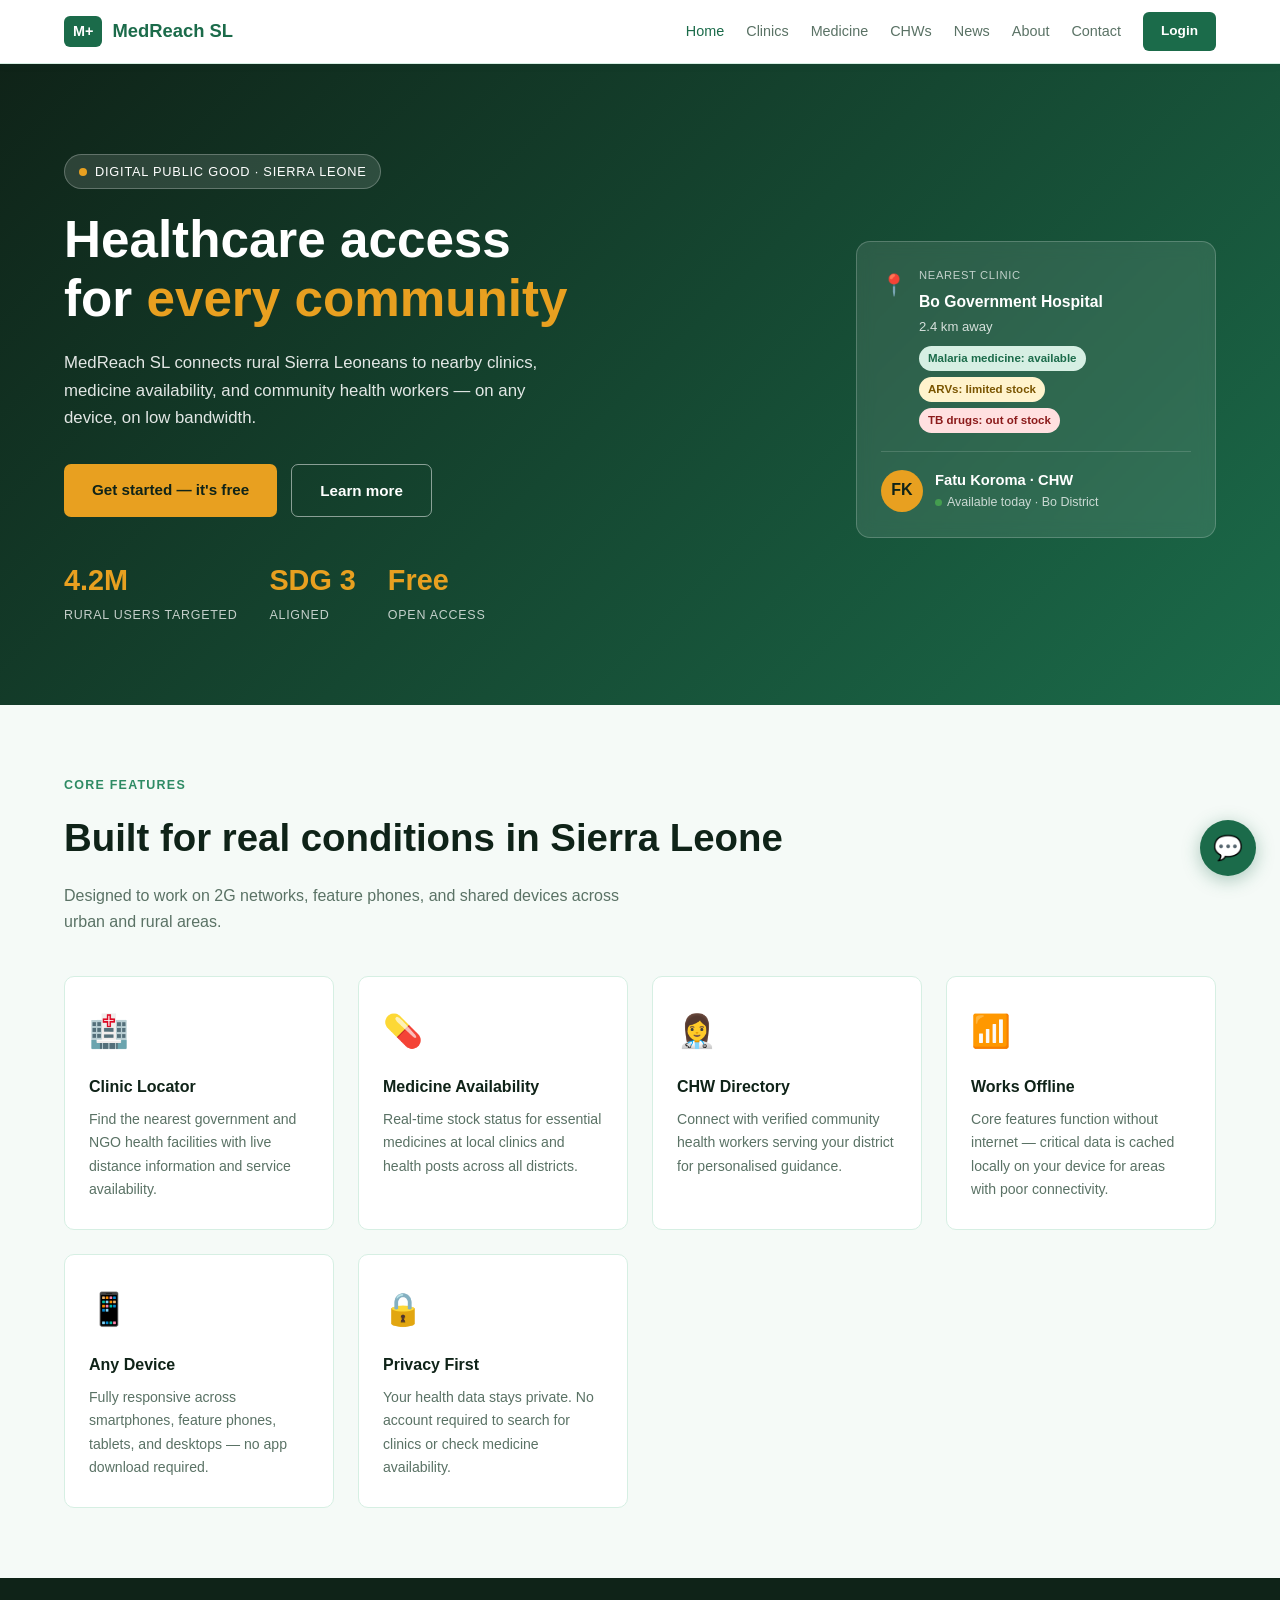
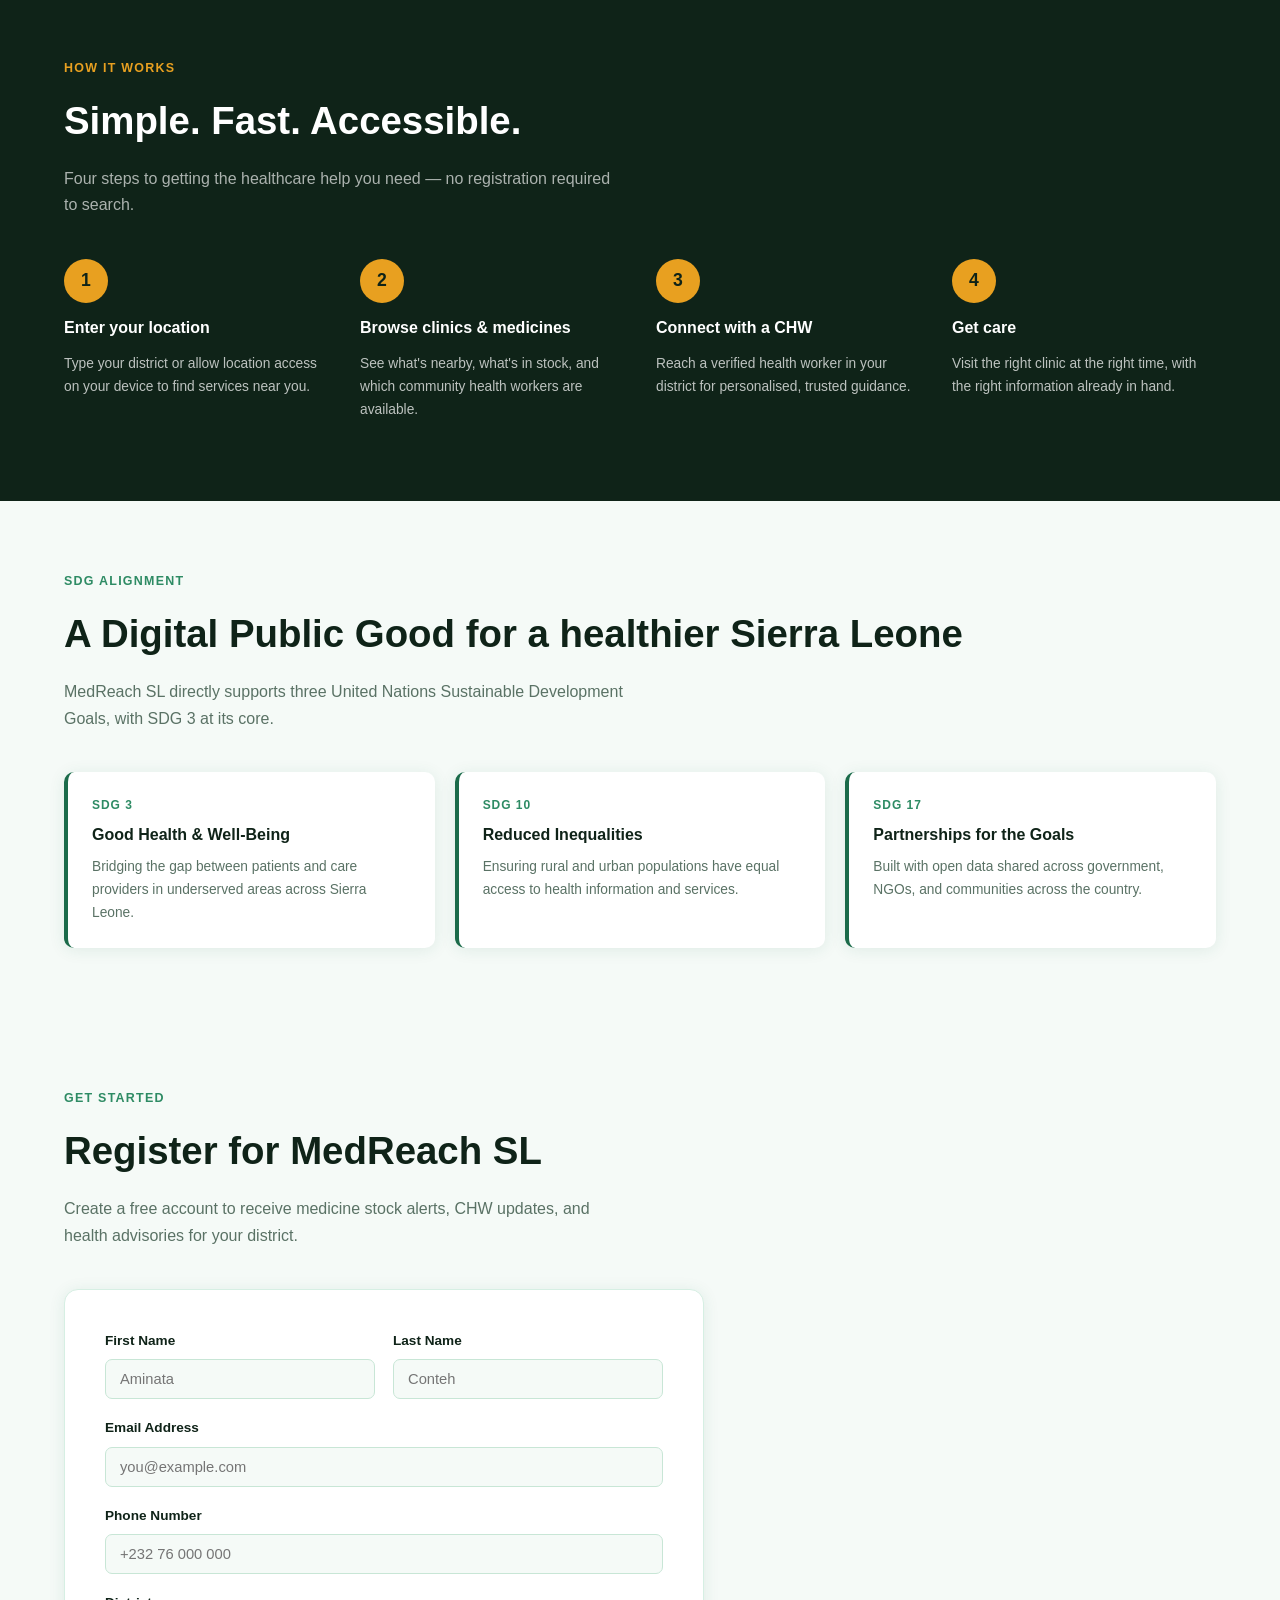
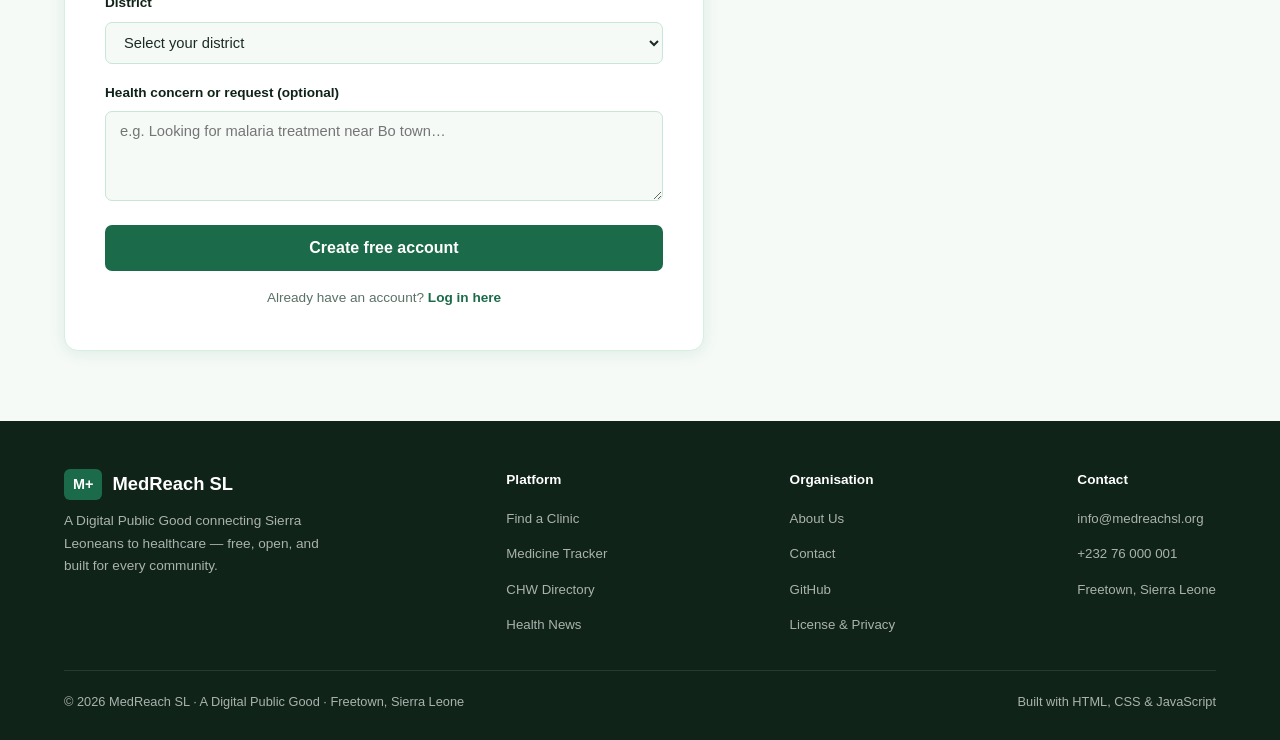
<file: index.html>
<!DOCTYPE html>
<html lang="en">
<head>
  <meta charset="UTF-8" />
  <meta name="viewport" content="width=device-width, initial-scale=1.0"/>
  <title>MedReach SL – Healthcare for Every Community</title>
  <link rel="stylesheet" href="assets/style.css" />
</head>
<body>

<nav>
  <div class="nav-logo"><span>M+</span> MedReach SL</div>
  <div class="nav-links">
    <a href="index.html" class="active">Home</a>
    <a href="clinics.html">Clinics</a>
    <a href="medicine.html">Medicine</a>
    <a href="chw.html">CHWs</a>
    <a href="news.html">News</a>
    <a href="about.html">About</a>
    <a href="contact.html">Contact</a>
    <a href="login.html" class="btn-nav">Login</a>
  </div>
  <button class="hamburger" onclick="toggleMenu()" aria-label="Menu"><span></span><span></span><span></span></button>
</nav>
<div class="mobile-menu" id="mobileMenu">
  <a href="index.html" class="active">Home</a>
  <a href="clinics.html">Clinics</a>
  <a href="medicine.html">Medicine</a>
  <a href="chw.html">CHWs</a>
  <a href="news.html">News</a>
  <a href="about.html">About</a>
  <a href="contact.html">Contact</a>
  <a href="login.html" class="btn-nav">Login</a>
</div>

<main>
  <!-- HERO -->
  <section class="hero">
    <div class="hero-text">
      <div class="hero-badge">Digital Public Good · Sierra Leone</div>
      <h1>Healthcare access<br>for <em>every community</em></h1>
      <p>MedReach SL connects rural Sierra Leoneans to nearby clinics, medicine availability, and community health workers — on any device, on low bandwidth.</p>
      <div class="hero-actions">
        <a href="#register" class="btn-primary">Get started — it's free</a>
        <a href="#how-it-works" class="btn-ghost">Learn more</a>
      </div>
      <div class="hero-stats">
        <div class="stat-item"><span class="stat-num">4.2M</span><span class="stat-lbl">rural users targeted</span></div>
        <div class="stat-item"><span class="stat-num">SDG 3</span><span class="stat-lbl">aligned</span></div>
        <div class="stat-item"><span class="stat-num">Free</span><span class="stat-lbl">open access</span></div>
      </div>
    </div>
    <div class="hero-card">
      <div class="card-row">
        <div class="card-icon">📍</div>
        <div>
          <div class="card-label">Nearest clinic</div>
          <div class="card-title">Bo Government Hospital</div>
          <div class="card-sub">2.4 km away</div>
          <div class="badge-row">
            <span class="badge avail">Malaria medicine: available</span>
            <span class="badge limited">ARVs: limited stock</span>
            <span class="badge out">TB drugs: out of stock</span>
          </div>
        </div>
      </div>
      <div class="chw-row">
        <div class="chw-avatar">FK</div>
        <div>
          <div class="chw-name">Fatu Koroma · CHW</div>
          <div class="chw-meta"><span class="online-dot"></span>Available today · Bo District</div>
        </div>
      </div>
    </div>
  </section>

  <!-- FEATURES -->
  <section class="section" id="features">
    <div class="section-eyebrow">Core Features</div>
    <h2 class="section-title">Built for real conditions in Sierra Leone</h2>
    <p class="section-sub">Designed to work on 2G networks, feature phones, and shared devices across urban and rural areas.</p>
    <div class="features-grid">
      <div class="feature-card"><div class="feature-icon">🏥</div><h3>Clinic Locator</h3><p>Find the nearest government and NGO health facilities with live distance information and service availability.</p></div>
      <div class="feature-card"><div class="feature-icon">💊</div><h3>Medicine Availability</h3><p>Real-time stock status for essential medicines at local clinics and health posts across all districts.</p></div>
      <div class="feature-card"><div class="feature-icon">👩‍⚕️</div><h3>CHW Directory</h3><p>Connect with verified community health workers serving your district for personalised guidance.</p></div>
      <div class="feature-card"><div class="feature-icon">📶</div><h3>Works Offline</h3><p>Core features function without internet — critical data is cached locally on your device for areas with poor connectivity.</p></div>
      <div class="feature-card"><div class="feature-icon">📱</div><h3>Any Device</h3><p>Fully responsive across smartphones, feature phones, tablets, and desktops — no app download required.</p></div>
      <div class="feature-card"><div class="feature-icon">🔒</div><h3>Privacy First</h3><p>Your health data stays private. No account required to search for clinics or check medicine availability.</p></div>
    </div>
  </section>

  <!-- HOW IT WORKS -->
  <section class="hiw" id="how-it-works">
    <div class="section-eyebrow" style="color:var(--accent)">How It Works</div>
    <h2 class="section-title">Simple. Fast. Accessible.</h2>
    <p class="section-sub">Four steps to getting the healthcare help you need — no registration required to search.</p>
    <div class="steps">
      <div class="step"><div class="step-num">1</div><h3>Enter your location</h3><p>Type your district or allow location access on your device to find services near you.</p></div>
      <div class="step"><div class="step-num">2</div><h3>Browse clinics &amp; medicines</h3><p>See what's nearby, what's in stock, and which community health workers are available.</p></div>
      <div class="step"><div class="step-num">3</div><h3>Connect with a CHW</h3><p>Reach a verified health worker in your district for personalised, trusted guidance.</p></div>
      <div class="step"><div class="step-num">4</div><h3>Get care</h3><p>Visit the right clinic at the right time, with the right information already in hand.</p></div>
    </div>
  </section>

  <!-- SDG -->
  <section class="section" id="sdg">
    <div class="section-eyebrow">SDG Alignment</div>
    <h2 class="section-title">A Digital Public Good for a healthier Sierra Leone</h2>
    <p class="section-sub">MedReach SL directly supports three United Nations Sustainable Development Goals, with SDG 3 at its core.</p>
    <div class="sdg-cards">
      <div class="sdg-card"><div class="sdg-num">SDG 3</div><h3>Good Health &amp; Well-Being</h3><p>Bridging the gap between patients and care providers in underserved areas across Sierra Leone.</p></div>
      <div class="sdg-card"><div class="sdg-num">SDG 10</div><h3>Reduced Inequalities</h3><p>Ensuring rural and urban populations have equal access to health information and services.</p></div>
      <div class="sdg-card"><div class="sdg-num">SDG 17</div><h3>Partnerships for the Goals</h3><p>Built with open data shared across government, NGOs, and communities across the country.</p></div>
    </div>
  </section>

  <!-- REGISTER -->
  <section class="section" id="register">
    <div class="section-eyebrow">Get Started</div>
    <h2 class="section-title">Register for MedReach SL</h2>
    <p class="section-sub">Create a free account to receive medicine stock alerts, CHW updates, and health advisories for your district.</p>
    <div class="form-wrap">
      <div class="form-row">
        <div class="form-group"><label for="fname">First Name</label><input type="text" id="fname" placeholder="Aminata" /></div>
        <div class="form-group"><label for="lname">Last Name</label><input type="text" id="lname" placeholder="Conteh" /></div>
      </div>
      <div class="form-group"><label for="email">Email Address</label><input type="email" id="email" placeholder="you@example.com" /></div>
      <div class="form-group"><label for="phone">Phone Number</label><input type="tel" id="phone" placeholder="+232 76 000 000" /></div>
      <div class="form-group">
        <label for="district">District</label>
        <select id="district">
          <option value="">Select your district</option>
          <option>Western Area Urban (Freetown)</option>
          <option>Western Area Rural</option>
          <option>Bo</option><option>Kenema</option><option>Bombali</option><option>Kono</option>
          <option>Tonkolili</option><option>Kambia</option><option>Port Loko</option>
          <option>Pujehun</option><option>Bonthe</option><option>Moyamba</option><option>Kailahun</option>
        </select>
      </div>
      <div class="form-group"><label for="message">Health concern or request (optional)</label><textarea id="message" placeholder="e.g. Looking for malaria treatment near Bo town…"></textarea></div>
      <button class="form-submit" onclick="submitForm()">Create free account</button>
      <div id="form-msg" class="form-msg"></div>
      <p class="form-link">Already have an account? <a href="login.html">Log in here</a></p>
    </div>
  </section>
</main>

<footer>
  <div class="footer-top">
    <div class="footer-brand">
      <div class="nav-logo"><span>M+</span> MedReach SL</div>
      <p>A Digital Public Good connecting Sierra Leoneans to healthcare — free, open, and built for every community.</p>
    </div>
    <div class="footer-links">
      <h4>Platform</h4>
      <ul>
        <li><a href="clinics.html">Find a Clinic</a></li>
        <li><a href="medicine.html">Medicine Tracker</a></li>
        <li><a href="chw.html">CHW Directory</a></li>
        <li><a href="news.html">Health News</a></li>
      </ul>
    </div>
    <div class="footer-links">
      <h4>Organisation</h4>
      <ul>
        <li><a href="about.html">About Us</a></li>
        <li><a href="contact.html">Contact</a></li>
        <li><a href="https://github.com/Thiagoesco6/MedReach-SL-FINAL-PROJECT" target="_blank" rel="noopener">GitHub</a></li>
        <li><a href="license.html">License &amp; Privacy</a></li>
      </ul>
    </div>
    <div class="footer-links">
      <h4>Contact</h4>
      <ul>
        <li><a href="mailto:info@medreachsl.org">info@medreachsl.org</a></li>
        <li><a href="tel:+23276000001">+232 76 000 001</a></li>
        <li><a href="about.html">Freetown, Sierra Leone</a></li>
      </ul>
    </div>
  </div>
  <div class="footer-bottom">
    <span>© 2026 MedReach SL · A Digital Public Good · Freetown, Sierra Leone</span>
    <span>Built with HTML, CSS &amp; JavaScript</span>
  </div>
</footer>

<!-- Chatbot Widget -->
<button class="chatbot-toggle" onclick="toggleChatbot()" aria-label="Open health assistant">💬</button>
<div class="chatbot-window" id="chatbotWindow">
  <div class="chatbot-header"><span>🩺 MedReach Assistant</span><button onclick="toggleChatbot()" aria-label="Close">✕</button></div>
  <div class="chatbot-messages" id="chatbotMessages"><div class="chat-msg bot">Hi! I'm the MedReach SL health assistant. Ask me about clinics, medicine availability, or community health workers.</div></div>
  <div class="chat-suggestions">
    <span class="chat-chip" onclick="sendChatMessage('Find a clinic near me')">Find a clinic</span>
    <span class="chat-chip" onclick="sendChatMessage('Is malaria medicine available?')">Malaria medicine</span>
    <span class="chat-chip" onclick="sendChatMessage('How do I register?')">How to register</span>
  </div>
  <div class="chatbot-input"><input type="text" id="chatbotInput" placeholder="Type your question..." /><button onclick="sendChatMessage()">Send</button></div>
</div>

<script src="assets/app.js"></script>
</body>
</html>
</file>
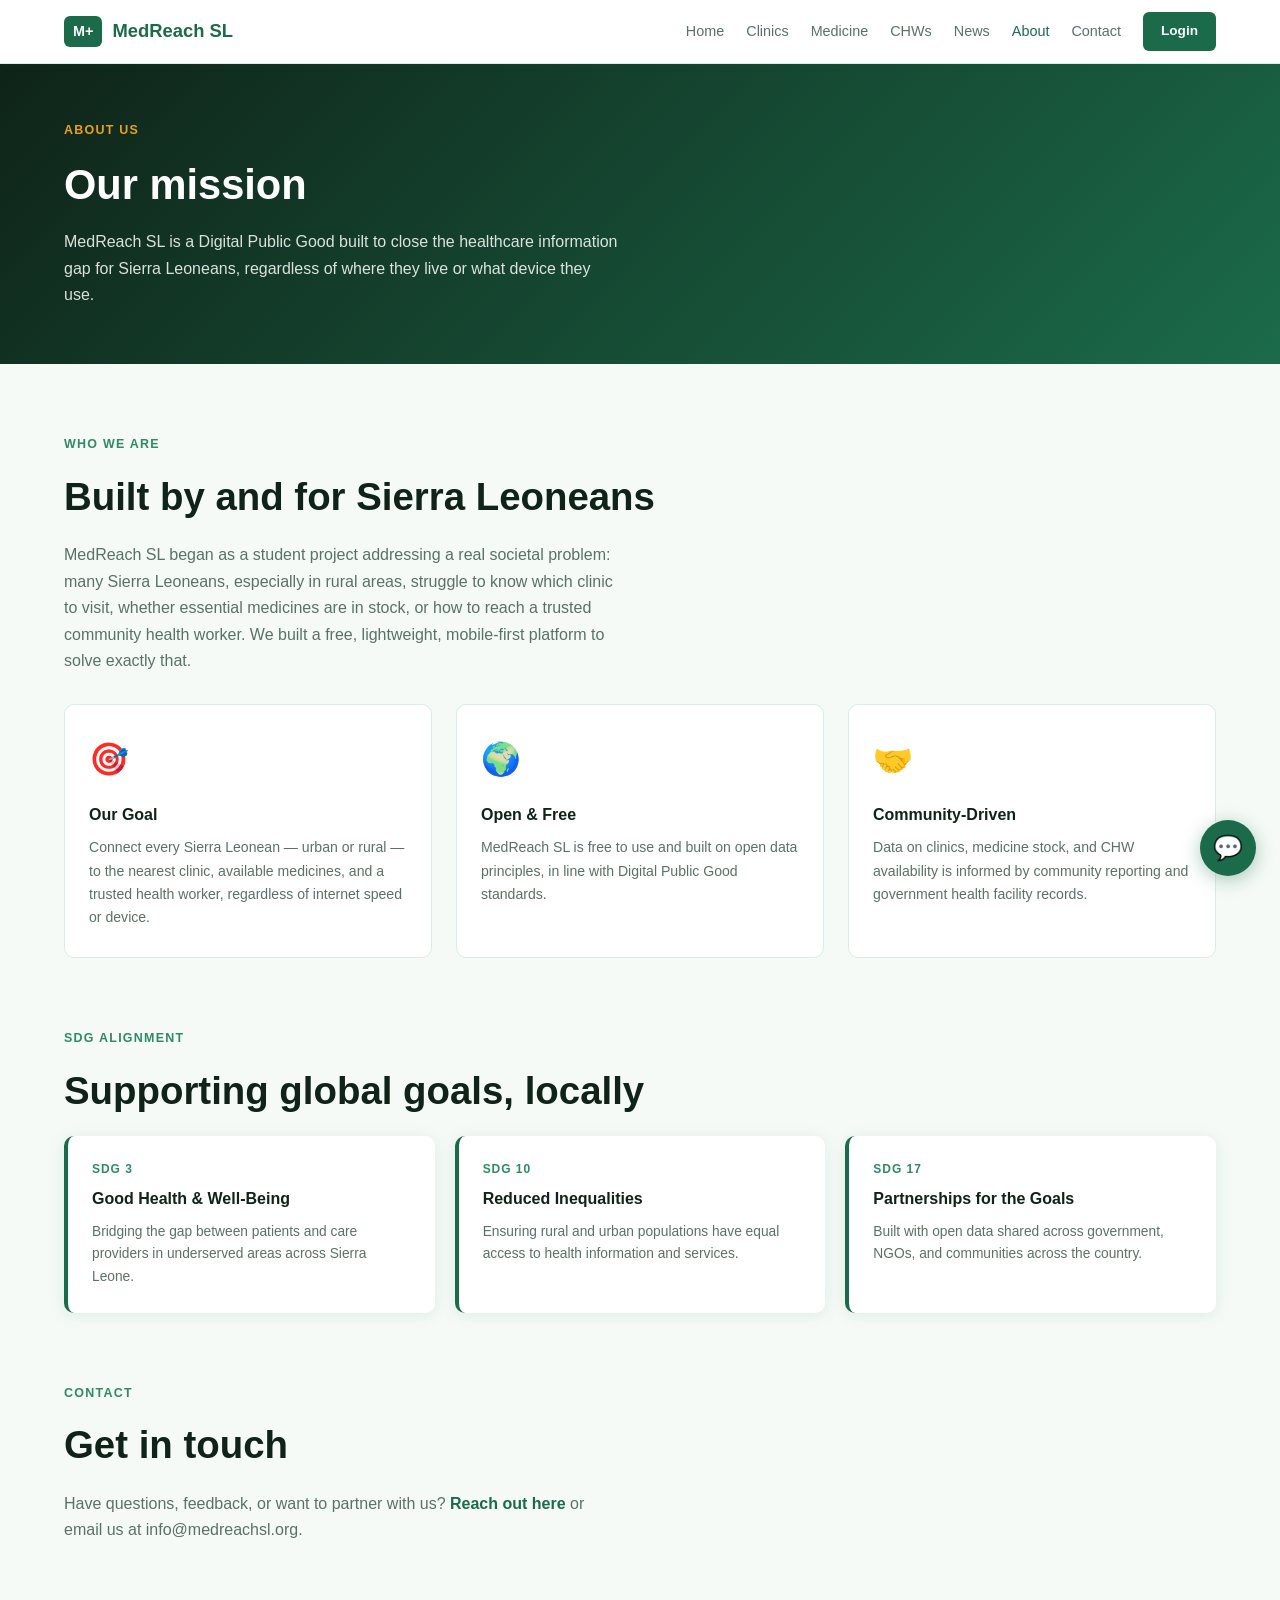
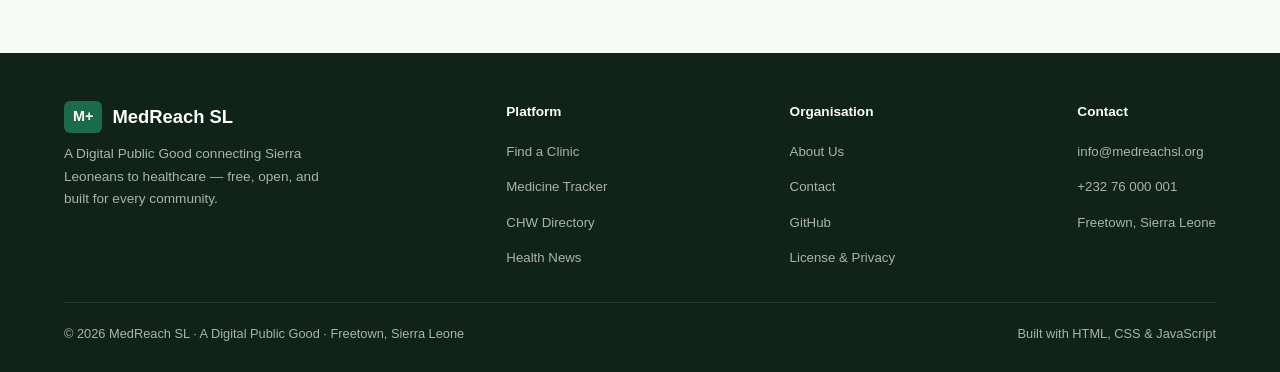
<file: about.html>
<!DOCTYPE html>
<html lang="en">
<head>
  <meta charset="UTF-8" />
  <meta name="viewport" content="width=device-width, initial-scale=1.0"/>
  <title>About Us – MedReach SL</title>
  <link rel="stylesheet" href="assets/style.css" />
</head>
<body>

<nav>
  <div class="nav-logo"><span>M+</span> MedReach SL</div>
  <div class="nav-links">
    <a href="index.html">Home</a>
    <a href="clinics.html">Clinics</a>
    <a href="medicine.html">Medicine</a>
    <a href="chw.html">CHWs</a>
    <a href="news.html">News</a>
    <a href="about.html" class="active">About</a>
    <a href="contact.html">Contact</a>
    <a href="login.html" class="btn-nav">Login</a>
  </div>
  <button class="hamburger" onclick="toggleMenu()" aria-label="Menu"><span></span><span></span><span></span></button>
</nav>
<div class="mobile-menu" id="mobileMenu">
  <a href="index.html">Home</a>
  <a href="clinics.html">Clinics</a>
  <a href="medicine.html">Medicine</a>
  <a href="chw.html">CHWs</a>
  <a href="news.html">News</a>
  <a href="about.html" class="active">About</a>
  <a href="contact.html">Contact</a>
  <a href="login.html" class="btn-nav">Login</a>
</div>

<main>
  <div class="page-header">
    <div class="section-eyebrow">About Us</div>
    <h1>Our mission</h1>
    <p>MedReach SL is a Digital Public Good built to close the healthcare information gap for Sierra Leoneans, regardless of where they live or what device they use.</p>
  </div>

  <section class="section">
    <div class="section-eyebrow">Who We Are</div>
    <h2 class="section-title">Built by and for Sierra Leoneans</h2>
    <p class="section-sub" style="margin-bottom:30px;">
      MedReach SL began as a student project addressing a real societal problem: many Sierra Leoneans, especially in rural areas, struggle to know which clinic to visit, whether essential medicines are in stock, or how to reach a trusted community health worker. We built a free, lightweight, mobile-first platform to solve exactly that.
    </p>
    <div class="features-grid">
      <div class="feature-card">
        <div class="feature-icon">🎯</div>
        <h3>Our Goal</h3>
        <p>Connect every Sierra Leonean — urban or rural — to the nearest clinic, available medicines, and a trusted health worker, regardless of internet speed or device.</p>
      </div>
      <div class="feature-card">
        <div class="feature-icon">🌍</div>
        <h3>Open &amp; Free</h3>
        <p>MedReach SL is free to use and built on open data principles, in line with Digital Public Good standards.</p>
      </div>
      <div class="feature-card">
        <div class="feature-icon">🤝</div>
        <h3>Community-Driven</h3>
        <p>Data on clinics, medicine stock, and CHW availability is informed by community reporting and government health facility records.</p>
      </div>
    </div>
  </section>

  <section class="section" style="padding-top:0;">
    <div class="section-eyebrow">SDG Alignment</div>
    <h2 class="section-title">Supporting global goals, locally</h2>
    <div class="sdg-cards">
      <div class="sdg-card"><div class="sdg-num">SDG 3</div><h3>Good Health &amp; Well-Being</h3><p>Bridging the gap between patients and care providers in underserved areas across Sierra Leone.</p></div>
      <div class="sdg-card"><div class="sdg-num">SDG 10</div><h3>Reduced Inequalities</h3><p>Ensuring rural and urban populations have equal access to health information and services.</p></div>
      <div class="sdg-card"><div class="sdg-num">SDG 17</div><h3>Partnerships for the Goals</h3><p>Built with open data shared across government, NGOs, and communities across the country.</p></div>
    </div>
  </section>

  <section class="section" style="padding-top:0;">
    <div class="section-eyebrow">Contact</div>
    <h2 class="section-title">Get in touch</h2>
    <p class="section-sub">Have questions, feedback, or want to partner with us? <a href="contact.html" style="color:var(--green); font-weight:700;">Reach out here</a> or email us at info@medreachsl.org.</p>
  </section>
</main>

<footer>
  <div class="footer-top">
    <div class="footer-brand">
      <div class="nav-logo"><span>M+</span> MedReach SL</div>
      <p>A Digital Public Good connecting Sierra Leoneans to healthcare — free, open, and built for every community.</p>
    </div>
    <div class="footer-links">
      <h4>Platform</h4>
      <ul>
        <li><a href="clinics.html">Find a Clinic</a></li>
        <li><a href="medicine.html">Medicine Tracker</a></li>
        <li><a href="chw.html">CHW Directory</a></li>
        <li><a href="news.html">Health News</a></li>
      </ul>
    </div>
    <div class="footer-links">
      <h4>Organisation</h4>
      <ul>
        <li><a href="about.html">About Us</a></li>
        <li><a href="contact.html">Contact</a></li>
        <li><a href="https://github.com/" target="_blank" rel="noopener">GitHub</a></li>
        <li><a href="license.html">License &amp; Privacy</a></li>
      </ul>
    </div>
    <div class="footer-links">
      <h4>Contact</h4>
      <ul>
        <li><a href="mailto:info@medreachsl.org">info@medreachsl.org</a></li>
        <li><a href="tel:+23276000001">+232 76 000 001</a></li>
        <li><a href="about.html">Freetown, Sierra Leone</a></li>
      </ul>
    </div>
  </div>
  <div class="footer-bottom">
    <span>© 2026 MedReach SL · A Digital Public Good · Freetown, Sierra Leone</span>
    <span>Built with HTML, CSS &amp; JavaScript</span>
  </div>
</footer>

<button class="chatbot-toggle" onclick="toggleChatbot()" aria-label="Open health assistant">💬</button>
<div class="chatbot-window" id="chatbotWindow">
  <div class="chatbot-header"><span>🩺 MedReach Assistant</span><button onclick="toggleChatbot()" aria-label="Close">✕</button></div>
  <div class="chatbot-messages" id="chatbotMessages"><div class="chat-msg bot">Hi! I'm the MedReach SL health assistant. Ask me about clinics, medicine availability, or community health workers.</div></div>
  <div class="chat-suggestions">
    <span class="chat-chip" onclick="sendChatMessage('Find a clinic near me')">Find a clinic</span>
    <span class="chat-chip" onclick="sendChatMessage('Is malaria medicine available?')">Malaria medicine</span>
    <span class="chat-chip" onclick="sendChatMessage('How do I register?')">How to register</span>
  </div>
  <div class="chatbot-input"><input type="text" id="chatbotInput" placeholder="Type your question..." /><button onclick="sendChatMessage()">Send</button></div>
</div>

<script src="assets/app.js"></script>
</body>
</html>
</file>
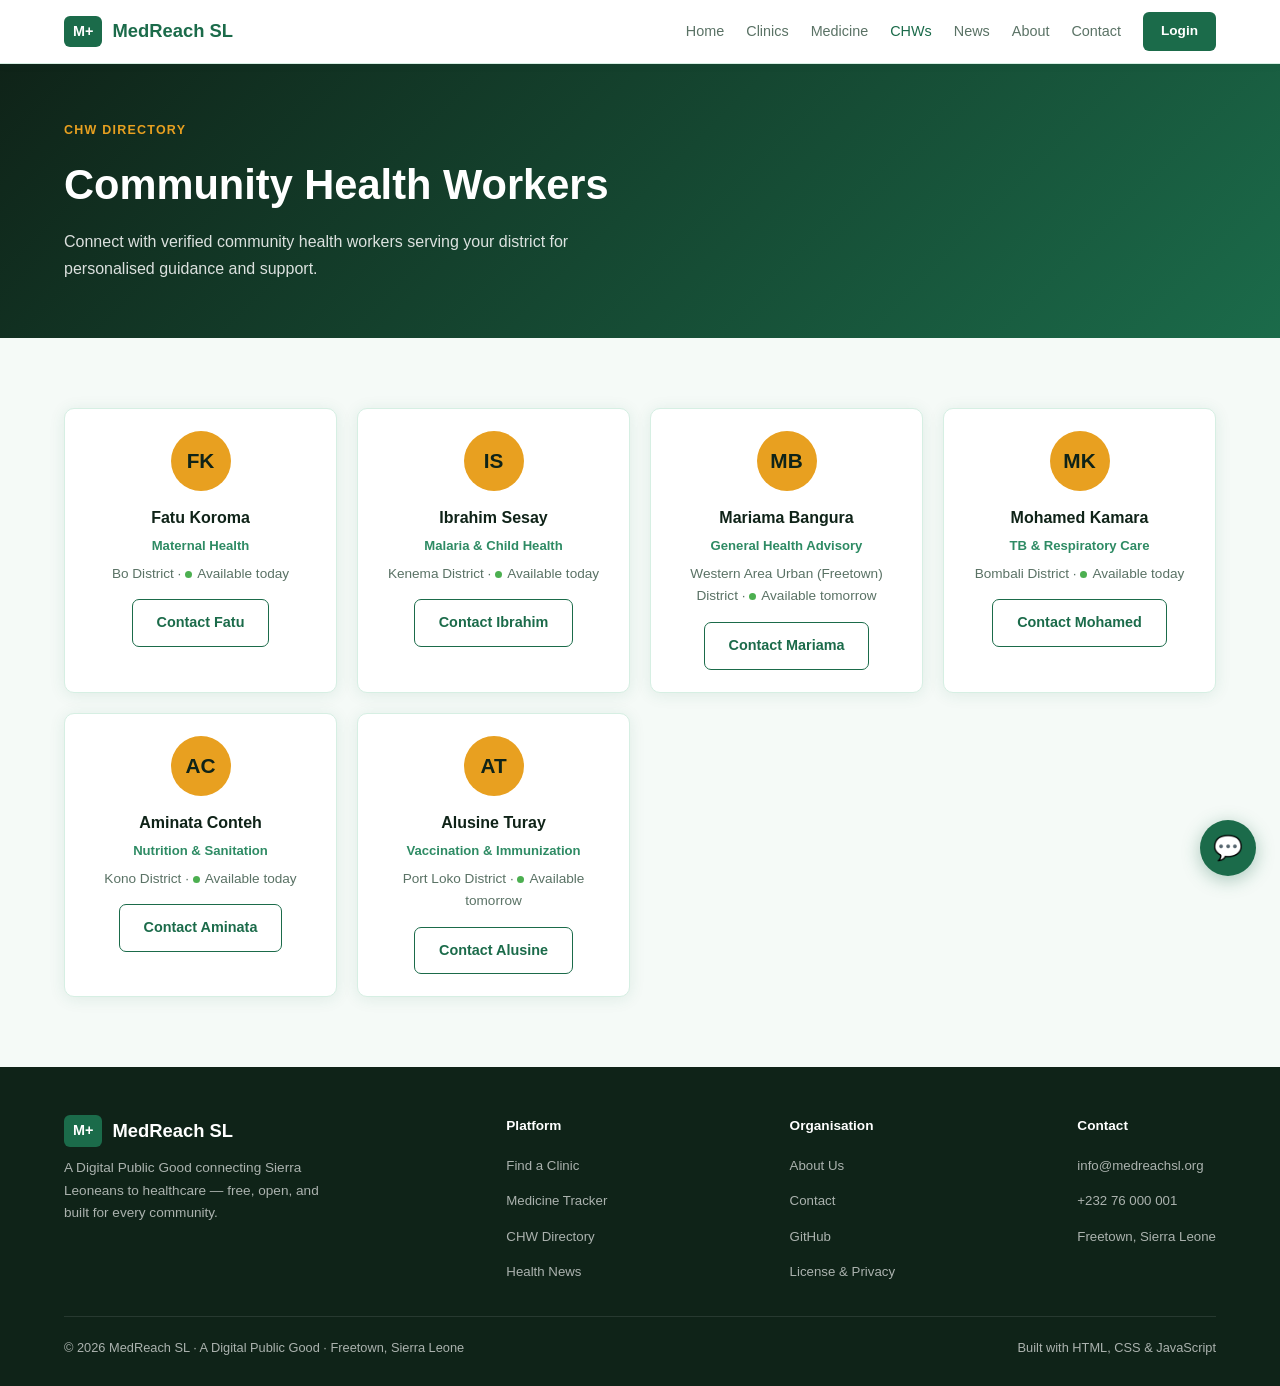
<file: chw.html>
<!DOCTYPE html>
<html lang="en">
<head>
  <meta charset="UTF-8" />
  <meta name="viewport" content="width=device-width, initial-scale=1.0"/>
  <title>CHW Directory – MedReach SL</title>
  <link rel="stylesheet" href="assets/style.css" />
</head>
<body>

<nav>
  <div class="nav-logo"><span>M+</span> MedReach SL</div>
  <div class="nav-links">
    <a href="index.html">Home</a>
    <a href="clinics.html">Clinics</a>
    <a href="medicine.html">Medicine</a>
    <a href="chw.html" class="active">CHWs</a>
    <a href="news.html">News</a>
    <a href="about.html">About</a>
    <a href="contact.html">Contact</a>
    <a href="login.html" class="btn-nav">Login</a>
  </div>
  <button class="hamburger" onclick="toggleMenu()" aria-label="Menu"><span></span><span></span><span></span></button>
</nav>
<div class="mobile-menu" id="mobileMenu">
  <a href="index.html">Home</a>
  <a href="clinics.html">Clinics</a>
  <a href="medicine.html">Medicine</a>
  <a href="chw.html" class="active">CHWs</a>
  <a href="news.html">News</a>
  <a href="about.html">About</a>
  <a href="contact.html">Contact</a>
  <a href="login.html" class="btn-nav">Login</a>
</div>

<main>
  <div class="page-header">
    <div class="section-eyebrow">CHW Directory</div>
    <h1>Community Health Workers</h1>
    <p>Connect with verified community health workers serving your district for personalised guidance and support.</p>
  </div>

  <section class="section">
    <div id="chw-grid" class="chw-grid"></div>
  </section>
</main>

<footer>
  <div class="footer-top">
    <div class="footer-brand">
      <div class="nav-logo"><span>M+</span> MedReach SL</div>
      <p>A Digital Public Good connecting Sierra Leoneans to healthcare — free, open, and built for every community.</p>
    </div>
    <div class="footer-links">
      <h4>Platform</h4>
      <ul>
        <li><a href="clinics.html">Find a Clinic</a></li>
        <li><a href="medicine.html">Medicine Tracker</a></li>
        <li><a href="chw.html">CHW Directory</a></li>
        <li><a href="news.html">Health News</a></li>
      </ul>
    </div>
    <div class="footer-links">
      <h4>Organisation</h4>
      <ul>
        <li><a href="about.html">About Us</a></li>
        <li><a href="contact.html">Contact</a></li>
        <li><a href="https://github.com/" target="_blank" rel="noopener">GitHub</a></li>
        <li><a href="license.html">License &amp; Privacy</a></li>
      </ul>
    </div>
    <div class="footer-links">
      <h4>Contact</h4>
      <ul>
        <li><a href="mailto:info@medreachsl.org">info@medreachsl.org</a></li>
        <li><a href="tel:+23276000001">+232 76 000 001</a></li>
        <li><a href="about.html">Freetown, Sierra Leone</a></li>
      </ul>
    </div>
  </div>
  <div class="footer-bottom">
    <span>© 2026 MedReach SL · A Digital Public Good · Freetown, Sierra Leone</span>
    <span>Built with HTML, CSS &amp; JavaScript</span>
  </div>
</footer>

<button class="chatbot-toggle" onclick="toggleChatbot()" aria-label="Open health assistant">💬</button>
<div class="chatbot-window" id="chatbotWindow">
  <div class="chatbot-header"><span>🩺 MedReach Assistant</span><button onclick="toggleChatbot()" aria-label="Close">✕</button></div>
  <div class="chatbot-messages" id="chatbotMessages"><div class="chat-msg bot">Hi! I'm the MedReach SL health assistant. Ask me about clinics, medicine availability, or community health workers.</div></div>
  <div class="chat-suggestions">
    <span class="chat-chip" onclick="sendChatMessage('Find a clinic near me')">Find a clinic</span>
    <span class="chat-chip" onclick="sendChatMessage('Is malaria medicine available?')">Malaria medicine</span>
    <span class="chat-chip" onclick="sendChatMessage('How do I register?')">How to register</span>
  </div>
  <div class="chatbot-input"><input type="text" id="chatbotInput" placeholder="Type your question..." /><button onclick="sendChatMessage()">Send</button></div>
</div>

<script src="assets/app.js"></script>
</body>
</html>
</file>
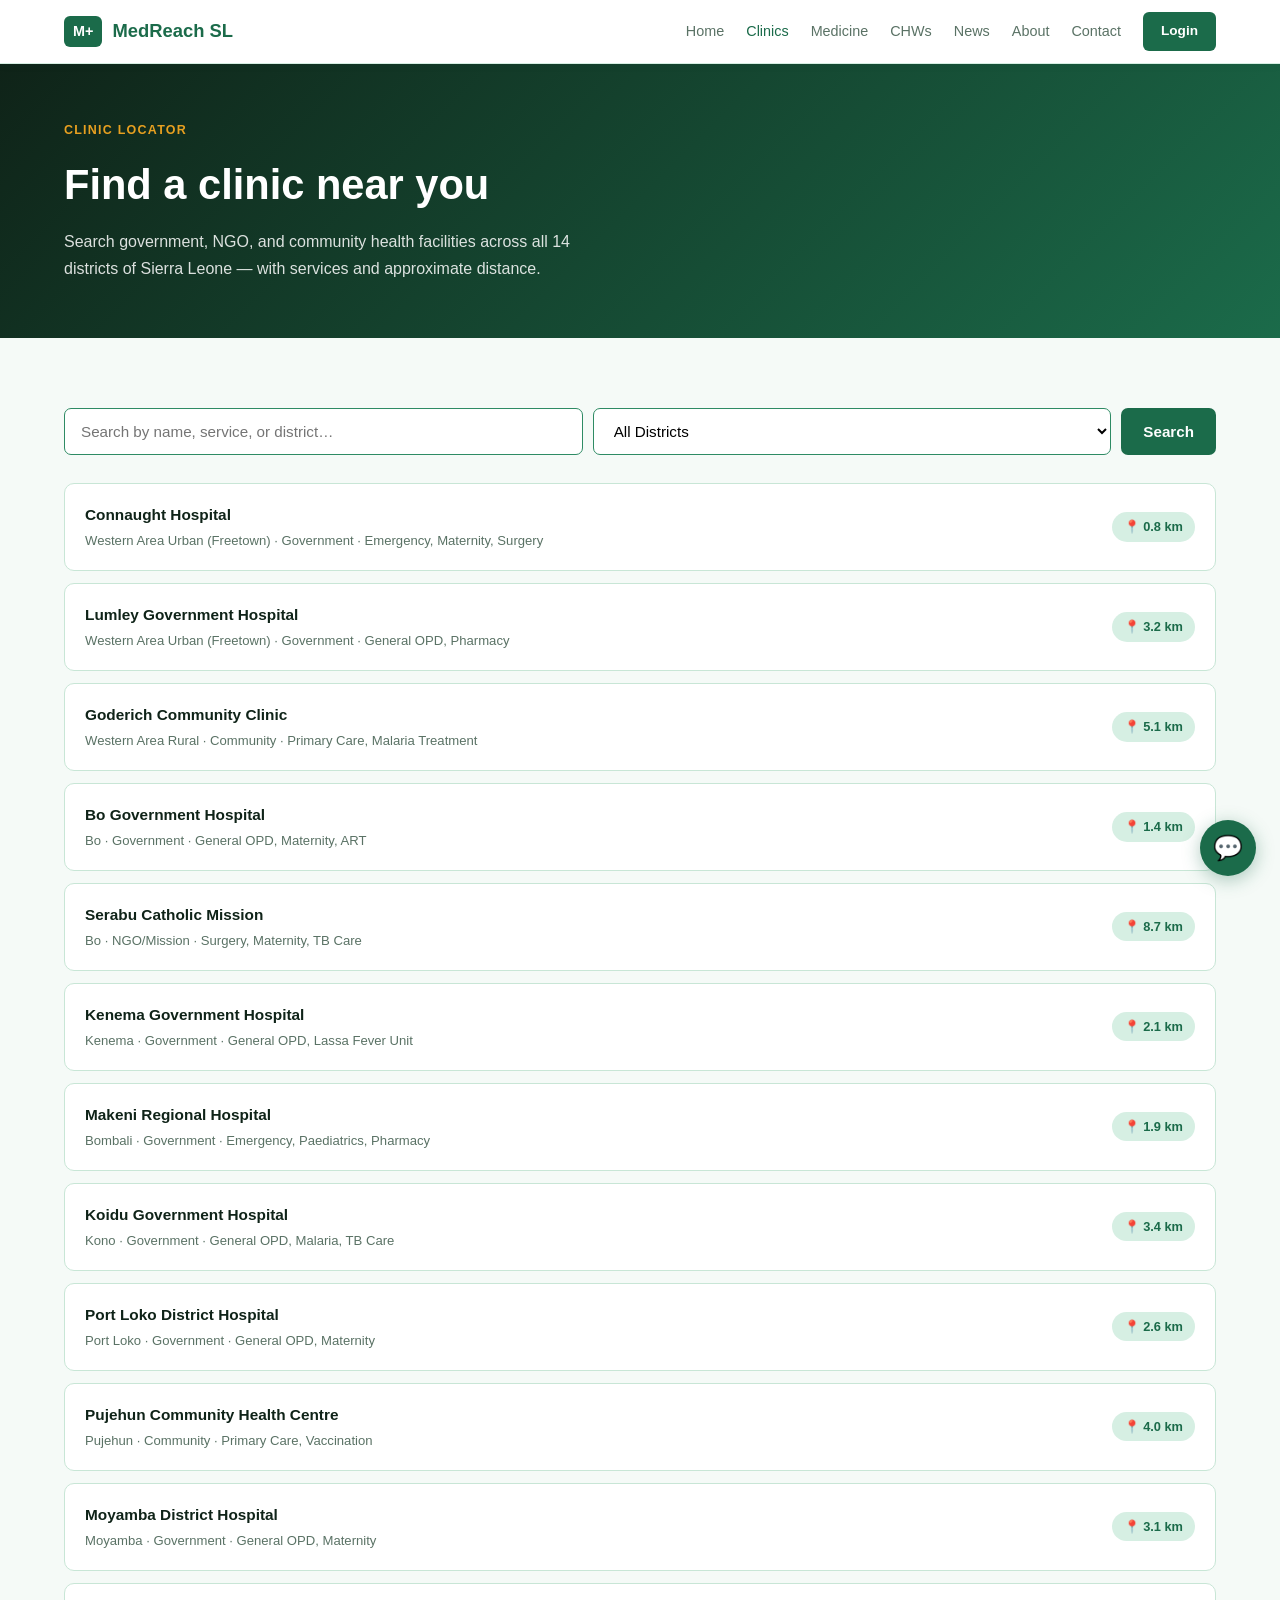
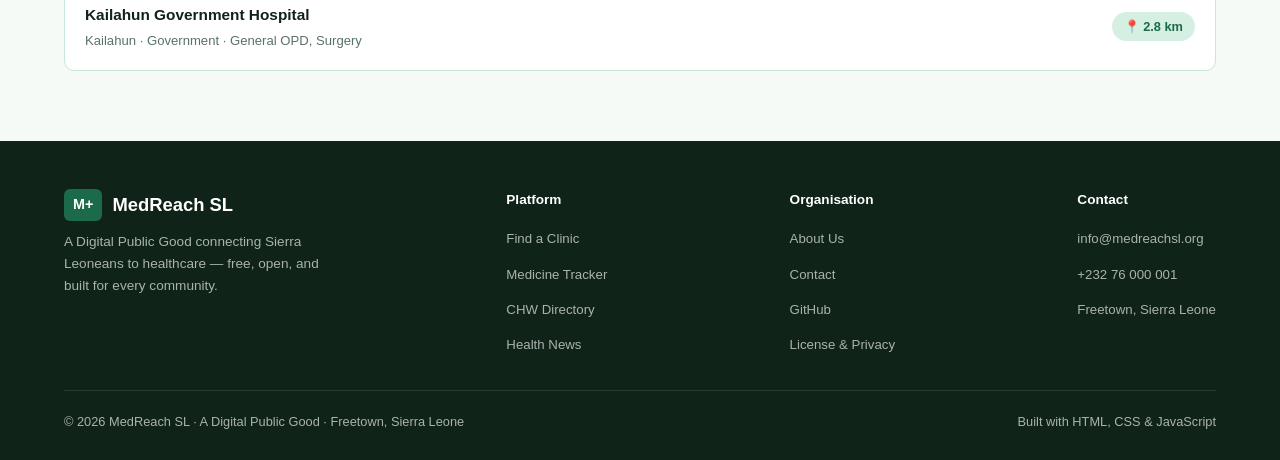
<file: clinics.html>
<!DOCTYPE html>
<html lang="en">
<head>
  <meta charset="UTF-8" />
  <meta name="viewport" content="width=device-width, initial-scale=1.0"/>
  <title>Find a Clinic – MedReach SL</title>
  <link rel="stylesheet" href="assets/style.css" />
</head>
<body>

<nav>
  <div class="nav-logo"><span>M+</span> MedReach SL</div>
  <div class="nav-links">
    <a href="index.html">Home</a>
    <a href="clinics.html" class="active">Clinics</a>
    <a href="medicine.html">Medicine</a>
    <a href="chw.html">CHWs</a>
    <a href="news.html">News</a>
    <a href="about.html">About</a>
    <a href="contact.html">Contact</a>
    <a href="login.html" class="btn-nav">Login</a>
  </div>
  <button class="hamburger" onclick="toggleMenu()" aria-label="Menu"><span></span><span></span><span></span></button>
</nav>
<div class="mobile-menu" id="mobileMenu">
  <a href="index.html">Home</a>
  <a href="clinics.html" class="active">Clinics</a>
  <a href="medicine.html">Medicine</a>
  <a href="chw.html">CHWs</a>
  <a href="news.html">News</a>
  <a href="about.html">About</a>
  <a href="contact.html">Contact</a>
  <a href="login.html" class="btn-nav">Login</a>
</div>

<main>
  <div class="page-header">
    <div class="section-eyebrow">Clinic Locator</div>
    <h1>Find a clinic near you</h1>
    <p>Search government, NGO, and community health facilities across all 14 districts of Sierra Leone — with services and approximate distance.</p>
  </div>

  <section class="section">
    <div class="search-bar">
      <input type="text" id="clinicSearch" placeholder="Search by name, service, or district…" />
      <select id="clinicDistrict"><option value="">All Districts</option></select>
      <button onclick="searchClinics()">Search</button>
    </div>
    <div id="clinic-results" class="item-list"></div>
  </section>
</main>

<footer>
  <div class="footer-top">
    <div class="footer-brand">
      <div class="nav-logo"><span>M+</span> MedReach SL</div>
      <p>A Digital Public Good connecting Sierra Leoneans to healthcare — free, open, and built for every community.</p>
    </div>
    <div class="footer-links">
      <h4>Platform</h4>
      <ul>
        <li><a href="clinics.html">Find a Clinic</a></li>
        <li><a href="medicine.html">Medicine Tracker</a></li>
        <li><a href="chw.html">CHW Directory</a></li>
        <li><a href="news.html">Health News</a></li>
      </ul>
    </div>
    <div class="footer-links">
      <h4>Organisation</h4>
      <ul>
        <li><a href="about.html">About Us</a></li>
        <li><a href="contact.html">Contact</a></li>
        <li><a href="https://github.com/" target="_blank" rel="noopener">GitHub</a></li>
        <li><a href="license.html">License &amp; Privacy</a></li>
      </ul>
    </div>
    <div class="footer-links">
      <h4>Contact</h4>
      <ul>
        <li><a href="mailto:info@medreachsl.org">info@medreachsl.org</a></li>
        <li><a href="tel:+23276000001">+232 76 000 001</a></li>
        <li><a href="about.html">Freetown, Sierra Leone</a></li>
      </ul>
    </div>
  </div>
  <div class="footer-bottom">
    <span>© 2026 MedReach SL · A Digital Public Good · Freetown, Sierra Leone</span>
    <span>Built with HTML, CSS &amp; JavaScript</span>
  </div>
</footer>

<button class="chatbot-toggle" onclick="toggleChatbot()" aria-label="Open health assistant">💬</button>
<div class="chatbot-window" id="chatbotWindow">
  <div class="chatbot-header"><span>🩺 MedReach Assistant</span><button onclick="toggleChatbot()" aria-label="Close">✕</button></div>
  <div class="chatbot-messages" id="chatbotMessages"><div class="chat-msg bot">Hi! I'm the MedReach SL health assistant. Ask me about clinics, medicine availability, or community health workers.</div></div>
  <div class="chat-suggestions">
    <span class="chat-chip" onclick="sendChatMessage('Find a clinic near me')">Find a clinic</span>
    <span class="chat-chip" onclick="sendChatMessage('Is malaria medicine available?')">Malaria medicine</span>
    <span class="chat-chip" onclick="sendChatMessage('How do I register?')">How to register</span>
  </div>
  <div class="chatbot-input"><input type="text" id="chatbotInput" placeholder="Type your question..." /><button onclick="sendChatMessage()">Send</button></div>
</div>

<script src="assets/app.js"></script>
</body>
</html>
</file>
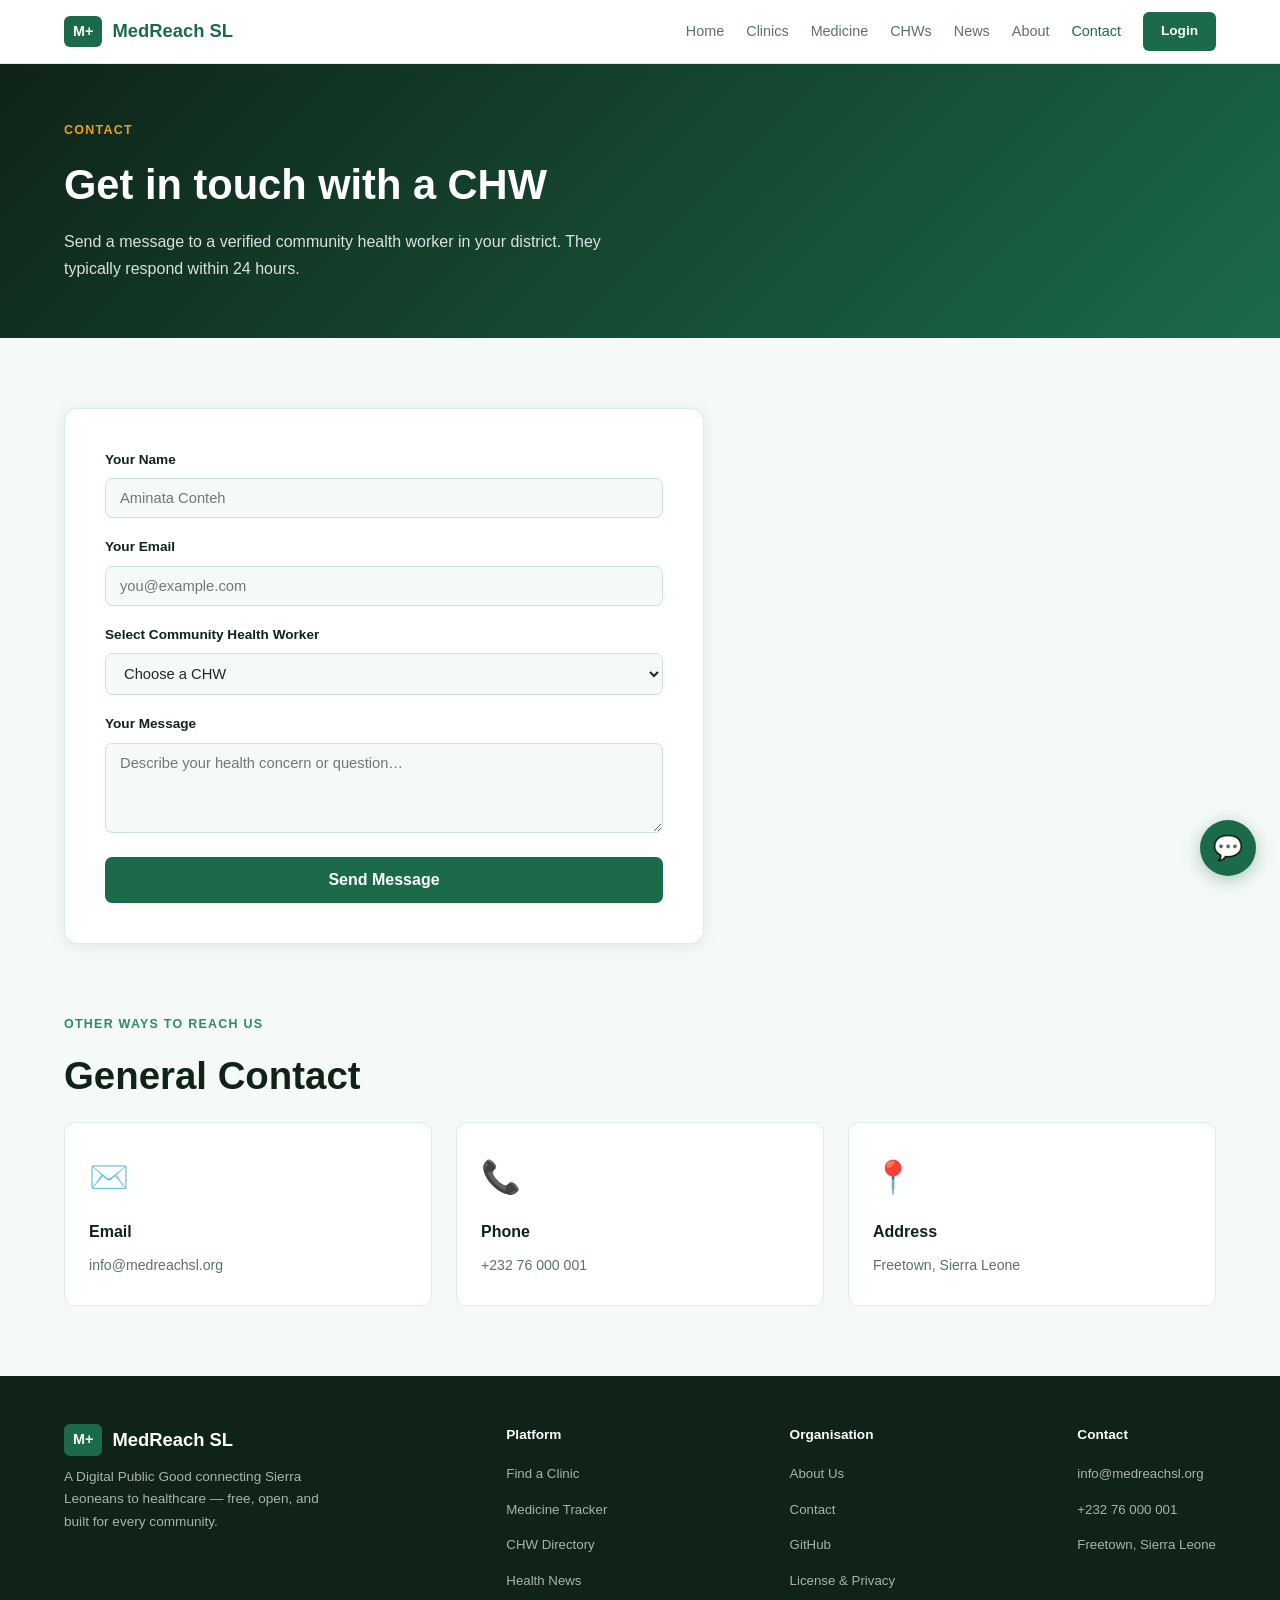
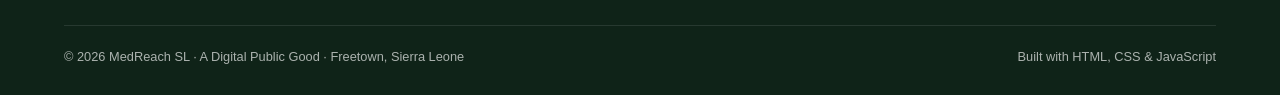
<file: contact.html>
<!DOCTYPE html>
<html lang="en">
<head>
  <meta charset="UTF-8" />
  <meta name="viewport" content="width=device-width, initial-scale=1.0"/>
  <title>Contact a CHW – MedReach SL</title>
  <link rel="stylesheet" href="assets/style.css" />
</head>
<body>

<nav>
  <div class="nav-logo"><span>M+</span> MedReach SL</div>
  <div class="nav-links">
    <a href="index.html">Home</a>
    <a href="clinics.html">Clinics</a>
    <a href="medicine.html">Medicine</a>
    <a href="chw.html">CHWs</a>
    <a href="news.html">News</a>
    <a href="about.html">About</a>
    <a href="contact.html" class="active">Contact</a>
    <a href="login.html" class="btn-nav">Login</a>
  </div>
  <button class="hamburger" onclick="toggleMenu()" aria-label="Menu"><span></span><span></span><span></span></button>
</nav>
<div class="mobile-menu" id="mobileMenu">
  <a href="index.html">Home</a>
  <a href="clinics.html">Clinics</a>
  <a href="medicine.html">Medicine</a>
  <a href="chw.html">CHWs</a>
  <a href="news.html">News</a>
  <a href="about.html">About</a>
  <a href="contact.html" class="active">Contact</a>
  <a href="login.html" class="btn-nav">Login</a>
</div>

<main>
  <div class="page-header">
    <div class="section-eyebrow">Contact</div>
    <h1>Get in touch with a CHW</h1>
    <p>Send a message to a verified community health worker in your district. They typically respond within 24 hours.</p>
  </div>

  <section class="section">
    <div class="form-wrap">
      <div class="form-group">
        <label for="contactName">Your Name</label>
        <input type="text" id="contactName" placeholder="Aminata Conteh" />
      </div>
      <div class="form-group">
        <label for="contactEmail">Your Email</label>
        <input type="email" id="contactEmail" placeholder="you@example.com" />
      </div>
      <div class="form-group">
        <label for="contactCHW">Select Community Health Worker</label>
        <select id="contactCHW">
          <option value="">Choose a CHW</option>
        </select>
      </div>
      <div class="form-group">
        <label for="contactMessage">Your Message</label>
        <textarea id="contactMessage" placeholder="Describe your health concern or question…"></textarea>
      </div>
      <button class="form-submit" onclick="submitContactForm()">Send Message</button>
      <div id="contact-msg" class="form-msg"></div>
    </div>
  </section>

  <section class="section" style="padding-top:0;">
    <div class="section-eyebrow">Other Ways to Reach Us</div>
    <h2 class="section-title">General Contact</h2>
    <div class="features-grid">
      <div class="feature-card"><div class="feature-icon">✉️</div><h3>Email</h3><p>info@medreachsl.org</p></div>
      <div class="feature-card"><div class="feature-icon">📞</div><h3>Phone</h3><p>+232 76 000 001</p></div>
      <div class="feature-card"><div class="feature-icon">📍</div><h3>Address</h3><p>Freetown, Sierra Leone</p></div>
    </div>
  </section>
</main>

<footer>
  <div class="footer-top">
    <div class="footer-brand">
      <div class="nav-logo"><span>M+</span> MedReach SL</div>
      <p>A Digital Public Good connecting Sierra Leoneans to healthcare — free, open, and built for every community.</p>
    </div>
    <div class="footer-links">
      <h4>Platform</h4>
      <ul>
        <li><a href="clinics.html">Find a Clinic</a></li>
        <li><a href="medicine.html">Medicine Tracker</a></li>
        <li><a href="chw.html">CHW Directory</a></li>
        <li><a href="news.html">Health News</a></li>
      </ul>
    </div>
    <div class="footer-links">
      <h4>Organisation</h4>
      <ul>
        <li><a href="about.html">About Us</a></li>
        <li><a href="contact.html">Contact</a></li>
        <li><a href="https://github.com/" target="_blank" rel="noopener">GitHub</a></li>
        <li><a href="license.html">License &amp; Privacy</a></li>
      </ul>
    </div>
    <div class="footer-links">
      <h4>Contact</h4>
      <ul>
        <li><a href="mailto:info@medreachsl.org">info@medreachsl.org</a></li>
        <li><a href="tel:+23276000001">+232 76 000 001</a></li>
        <li><a href="about.html">Freetown, Sierra Leone</a></li>
      </ul>
    </div>
  </div>
  <div class="footer-bottom">
    <span>© 2026 MedReach SL · A Digital Public Good · Freetown, Sierra Leone</span>
    <span>Built with HTML, CSS &amp; JavaScript</span>
  </div>
</footer>

<button class="chatbot-toggle" onclick="toggleChatbot()" aria-label="Open health assistant">💬</button>
<div class="chatbot-window" id="chatbotWindow">
  <div class="chatbot-header"><span>🩺 MedReach Assistant</span><button onclick="toggleChatbot()" aria-label="Close">✕</button></div>
  <div class="chatbot-messages" id="chatbotMessages"><div class="chat-msg bot">Hi! I'm the MedReach SL health assistant. Ask me about clinics, medicine availability, or community health workers.</div></div>
  <div class="chat-suggestions">
    <span class="chat-chip" onclick="sendChatMessage('Find a clinic near me')">Find a clinic</span>
    <span class="chat-chip" onclick="sendChatMessage('Is malaria medicine available?')">Malaria medicine</span>
    <span class="chat-chip" onclick="sendChatMessage('How do I register?')">How to register</span>
  </div>
  <div class="chatbot-input"><input type="text" id="chatbotInput" placeholder="Type your question..." /><button onclick="sendChatMessage()">Send</button></div>
</div>

<script src="assets/app.js"></script>
</body>
</html>
</file>
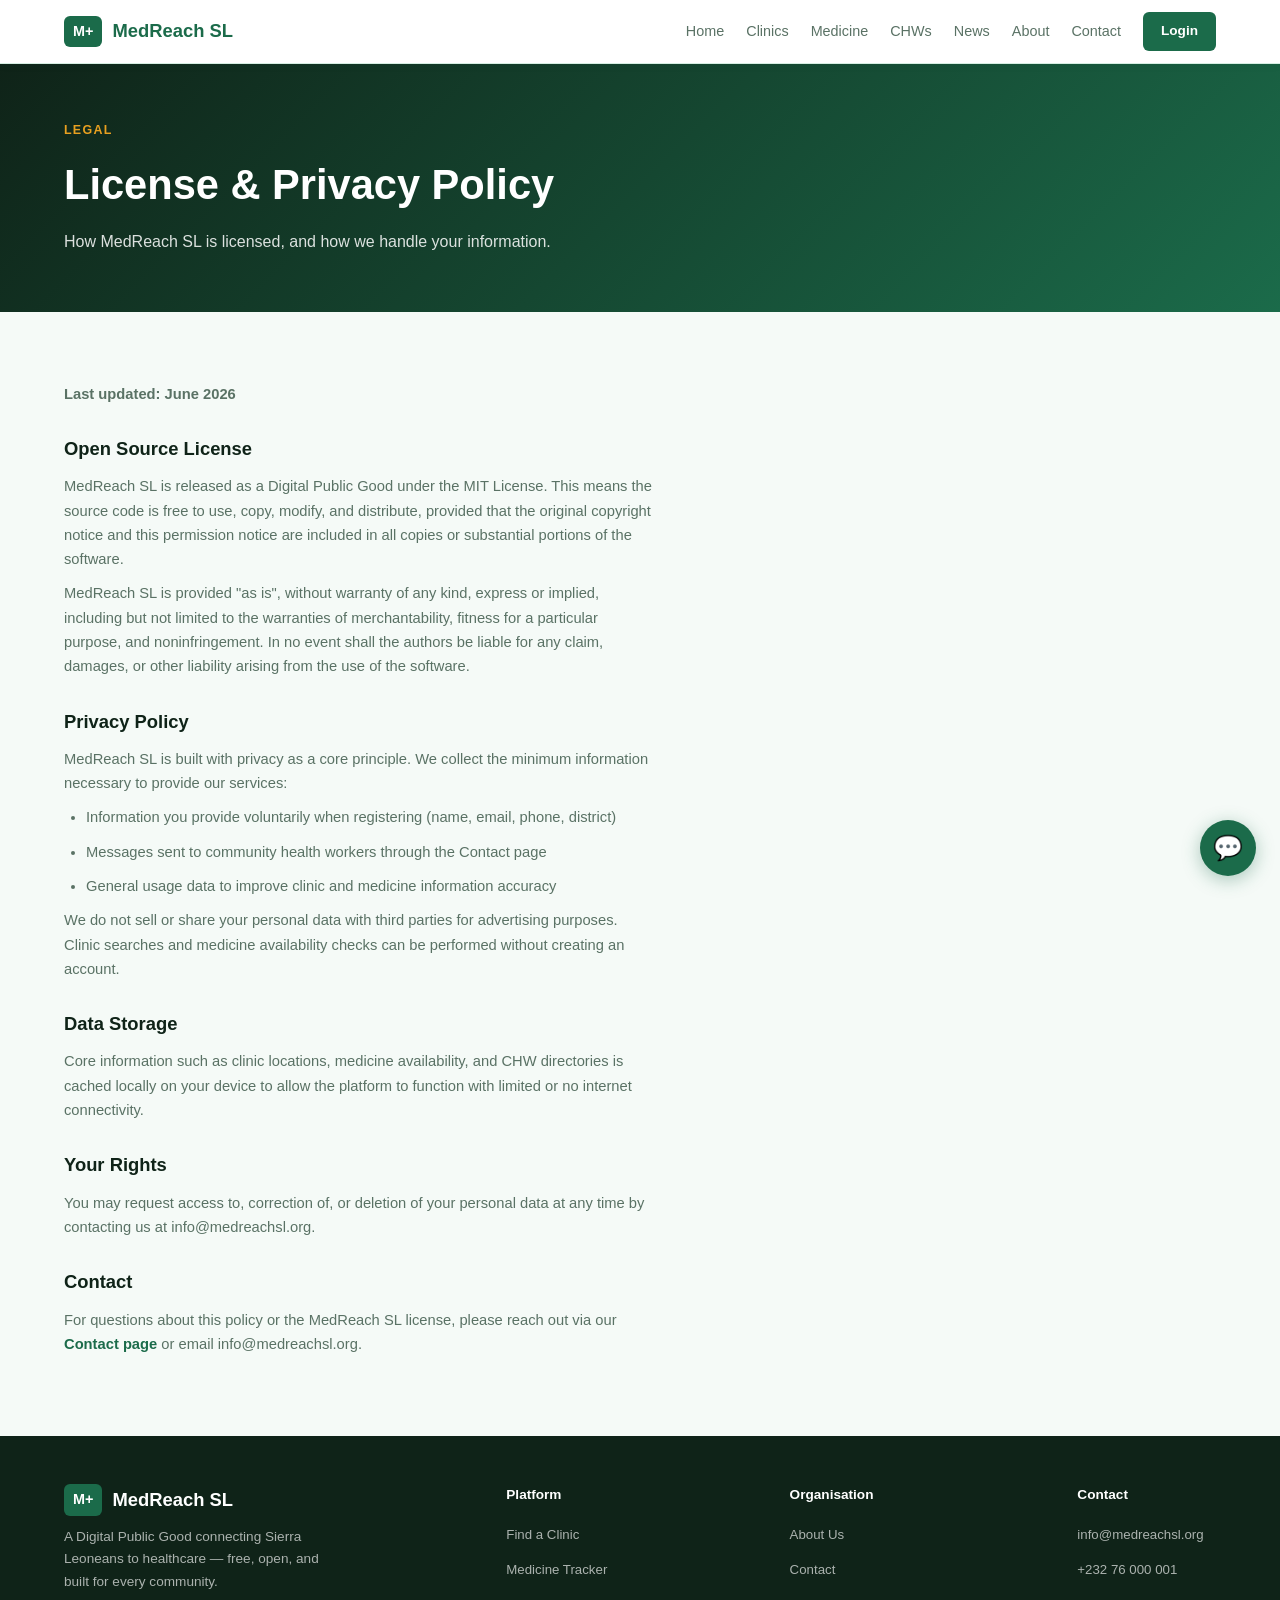
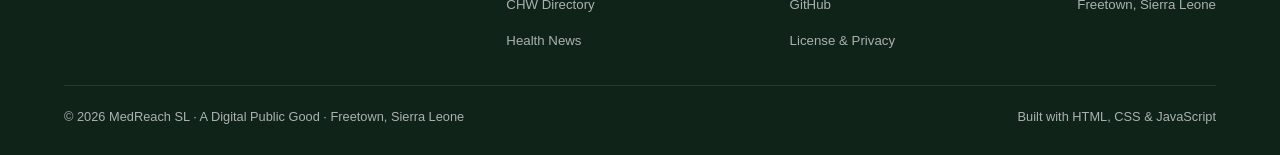
<file: license.html>
<!DOCTYPE html>
<html lang="en">
<head>
  <meta charset="UTF-8" />
  <meta name="viewport" content="width=device-width, initial-scale=1.0"/>
  <title>License & Privacy – MedReach SL</title>
  <link rel="stylesheet" href="assets/style.css" />
</head>
<body>

<nav>
  <div class="nav-logo"><span>M+</span> MedReach SL</div>
  <div class="nav-links">
    <a href="index.html">Home</a>
    <a href="clinics.html">Clinics</a>
    <a href="medicine.html">Medicine</a>
    <a href="chw.html">CHWs</a>
    <a href="news.html">News</a>
    <a href="about.html">About</a>
    <a href="contact.html">Contact</a>
    <a href="login.html" class="btn-nav">Login</a>
  </div>
  <button class="hamburger" onclick="toggleMenu()" aria-label="Menu"><span></span><span></span><span></span></button>
</nav>
<div class="mobile-menu" id="mobileMenu">
  <a href="index.html">Home</a>
  <a href="clinics.html">Clinics</a>
  <a href="medicine.html">Medicine</a>
  <a href="chw.html">CHWs</a>
  <a href="news.html">News</a>
  <a href="about.html">About</a>
  <a href="contact.html">Contact</a>
  <a href="login.html" class="btn-nav">Login</a>
</div>

<main>
  <div class="page-header">
    <div class="section-eyebrow">Legal</div>
    <h1>License &amp; Privacy Policy</h1>
    <p>How MedReach SL is licensed, and how we handle your information.</p>
  </div>

  <section class="section legal" style="max-width:720px;">
    <p class="legal-updated">Last updated: June 2026</p>

    <h2>Open Source License</h2>
    <p>MedReach SL is released as a Digital Public Good under the MIT License. This means the source code is free to use, copy, modify, and distribute, provided that the original copyright notice and this permission notice are included in all copies or substantial portions of the software.</p>
    <p>MedReach SL is provided "as is", without warranty of any kind, express or implied, including but not limited to the warranties of merchantability, fitness for a particular purpose, and noninfringement. In no event shall the authors be liable for any claim, damages, or other liability arising from the use of the software.</p>

    <h2>Privacy Policy</h2>
    <p>MedReach SL is built with privacy as a core principle. We collect the minimum information necessary to provide our services:</p>
    <ul>
      <li>Information you provide voluntarily when registering (name, email, phone, district)</li>
      <li>Messages sent to community health workers through the Contact page</li>
      <li>General usage data to improve clinic and medicine information accuracy</li>
    </ul>
    <p>We do not sell or share your personal data with third parties for advertising purposes. Clinic searches and medicine availability checks can be performed without creating an account.</p>

    <h2>Data Storage</h2>
    <p>Core information such as clinic locations, medicine availability, and CHW directories is cached locally on your device to allow the platform to function with limited or no internet connectivity.</p>

    <h2>Your Rights</h2>
    <p>You may request access to, correction of, or deletion of your personal data at any time by contacting us at info@medreachsl.org.</p>

    <h2>Contact</h2>
    <p>For questions about this policy or the MedReach SL license, please reach out via our <a href="contact.html" style="color:var(--green); font-weight:700;">Contact page</a> or email info@medreachsl.org.</p>
  </section>
</main>

<footer>
  <div class="footer-top">
    <div class="footer-brand">
      <div class="nav-logo"><span>M+</span> MedReach SL</div>
      <p>A Digital Public Good connecting Sierra Leoneans to healthcare — free, open, and built for every community.</p>
    </div>
    <div class="footer-links">
      <h4>Platform</h4>
      <ul>
        <li><a href="clinics.html">Find a Clinic</a></li>
        <li><a href="medicine.html">Medicine Tracker</a></li>
        <li><a href="chw.html">CHW Directory</a></li>
        <li><a href="news.html">Health News</a></li>
      </ul>
    </div>
    <div class="footer-links">
      <h4>Organisation</h4>
      <ul>
        <li><a href="about.html">About Us</a></li>
        <li><a href="contact.html">Contact</a></li>
        <li><a href="https://github.com/" target="_blank" rel="noopener">GitHub</a></li>
        <li><a href="license.html">License &amp; Privacy</a></li>
      </ul>
    </div>
    <div class="footer-links">
      <h4>Contact</h4>
      <ul>
        <li><a href="mailto:info@medreachsl.org">info@medreachsl.org</a></li>
        <li><a href="tel:+23276000001">+232 76 000 001</a></li>
        <li><a href="about.html">Freetown, Sierra Leone</a></li>
      </ul>
    </div>
  </div>
  <div class="footer-bottom">
    <span>© 2026 MedReach SL · A Digital Public Good · Freetown, Sierra Leone</span>
    <span>Built with HTML, CSS &amp; JavaScript</span>
  </div>
</footer>

<button class="chatbot-toggle" onclick="toggleChatbot()" aria-label="Open health assistant">💬</button>
<div class="chatbot-window" id="chatbotWindow">
  <div class="chatbot-header"><span>🩺 MedReach Assistant</span><button onclick="toggleChatbot()" aria-label="Close">✕</button></div>
  <div class="chatbot-messages" id="chatbotMessages"><div class="chat-msg bot">Hi! I'm the MedReach SL health assistant. Ask me about clinics, medicine availability, or community health workers.</div></div>
  <div class="chat-suggestions">
    <span class="chat-chip" onclick="sendChatMessage('Find a clinic near me')">Find a clinic</span>
    <span class="chat-chip" onclick="sendChatMessage('Is malaria medicine available?')">Malaria medicine</span>
    <span class="chat-chip" onclick="sendChatMessage('How do I register?')">How to register</span>
  </div>
  <div class="chatbot-input"><input type="text" id="chatbotInput" placeholder="Type your question..." /><button onclick="sendChatMessage()">Send</button></div>
</div>

<script src="assets/app.js"></script>
</body>
</html>
</file>
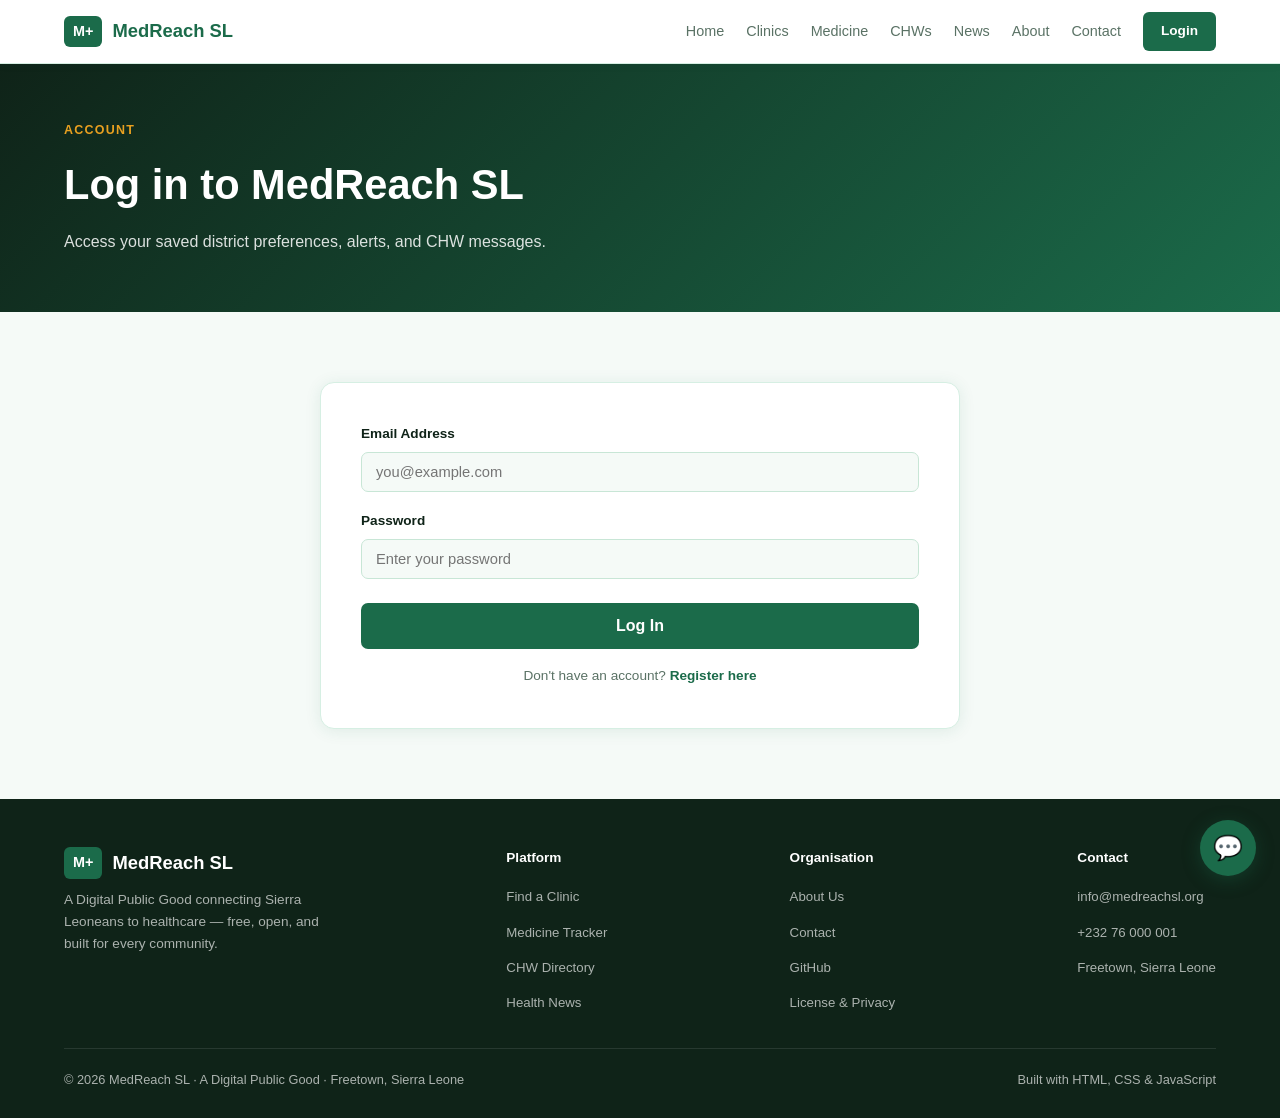
<file: login.html>
<!DOCTYPE html>
<html lang="en">
<head>
  <meta charset="UTF-8" />
  <meta name="viewport" content="width=device-width, initial-scale=1.0"/>
  <title>Login – MedReach SL</title>
  <link rel="stylesheet" href="assets/style.css" />
</head>
<body>

<nav>
  <div class="nav-logo"><span>M+</span> MedReach SL</div>
  <div class="nav-links">
    <a href="index.html">Home</a>
    <a href="clinics.html">Clinics</a>
    <a href="medicine.html">Medicine</a>
    <a href="chw.html">CHWs</a>
    <a href="news.html">News</a>
    <a href="about.html">About</a>
    <a href="contact.html">Contact</a>
    <a href="login.html" class="btn-nav">Login</a>
  </div>
  <button class="hamburger" onclick="toggleMenu()" aria-label="Menu"><span></span><span></span><span></span></button>
</nav>
<div class="mobile-menu" id="mobileMenu">
  <a href="index.html">Home</a>
  <a href="clinics.html">Clinics</a>
  <a href="medicine.html">Medicine</a>
  <a href="chw.html">CHWs</a>
  <a href="news.html">News</a>
  <a href="about.html">About</a>
  <a href="contact.html">Contact</a>
  <a href="login.html" class="btn-nav">Login</a>
</div>

<main>
  <div class="page-header">
    <div class="section-eyebrow">Account</div>
    <h1>Log in to MedReach SL</h1>
    <p>Access your saved district preferences, alerts, and CHW messages.</p>
  </div>

  <section class="section">
    <div class="form-wrap" style="margin: 0 auto;">
      <div class="form-group">
        <label for="loginEmail">Email Address</label>
        <input type="email" id="loginEmail" placeholder="you@example.com" />
      </div>
      <div class="form-group">
        <label for="loginPassword">Password</label>
        <input type="password" id="loginPassword" placeholder="Enter your password" />
      </div>
      <button class="form-submit" onclick="submitLogin()">Log In</button>
      <div id="login-msg" class="form-msg"></div>
      <p class="form-link">Don't have an account? <a href="index.html#register">Register here</a></p>
    </div>
  </section>
</main>

<footer>
  <div class="footer-top">
    <div class="footer-brand">
      <div class="nav-logo"><span>M+</span> MedReach SL</div>
      <p>A Digital Public Good connecting Sierra Leoneans to healthcare — free, open, and built for every community.</p>
    </div>
    <div class="footer-links">
      <h4>Platform</h4>
      <ul>
        <li><a href="clinics.html">Find a Clinic</a></li>
        <li><a href="medicine.html">Medicine Tracker</a></li>
        <li><a href="chw.html">CHW Directory</a></li>
        <li><a href="news.html">Health News</a></li>
      </ul>
    </div>
    <div class="footer-links">
      <h4>Organisation</h4>
      <ul>
        <li><a href="about.html">About Us</a></li>
        <li><a href="contact.html">Contact</a></li>
        <li><a href="https://github.com/" target="_blank" rel="noopener">GitHub</a></li>
        <li><a href="license.html">License &amp; Privacy</a></li>
      </ul>
    </div>
    <div class="footer-links">
      <h4>Contact</h4>
      <ul>
        <li><a href="mailto:info@medreachsl.org">info@medreachsl.org</a></li>
        <li><a href="tel:+23276000001">+232 76 000 001</a></li>
        <li><a href="about.html">Freetown, Sierra Leone</a></li>
      </ul>
    </div>
  </div>
  <div class="footer-bottom">
    <span>© 2026 MedReach SL · A Digital Public Good · Freetown, Sierra Leone</span>
    <span>Built with HTML, CSS &amp; JavaScript</span>
  </div>
</footer>

<button class="chatbot-toggle" onclick="toggleChatbot()" aria-label="Open health assistant">💬</button>
<div class="chatbot-window" id="chatbotWindow">
  <div class="chatbot-header"><span>🩺 MedReach Assistant</span><button onclick="toggleChatbot()" aria-label="Close">✕</button></div>
  <div class="chatbot-messages" id="chatbotMessages"><div class="chat-msg bot">Hi! I'm the MedReach SL health assistant. Ask me about clinics, medicine availability, or community health workers.</div></div>
  <div class="chat-suggestions">
    <span class="chat-chip" onclick="sendChatMessage('Find a clinic near me')">Find a clinic</span>
    <span class="chat-chip" onclick="sendChatMessage('Is malaria medicine available?')">Malaria medicine</span>
    <span class="chat-chip" onclick="sendChatMessage('How do I register?')">How to register</span>
  </div>
  <div class="chatbot-input"><input type="text" id="chatbotInput" placeholder="Type your question..." /><button onclick="sendChatMessage()">Send</button></div>
</div>

<script src="assets/app.js"></script>
</body>
</html>
</file>
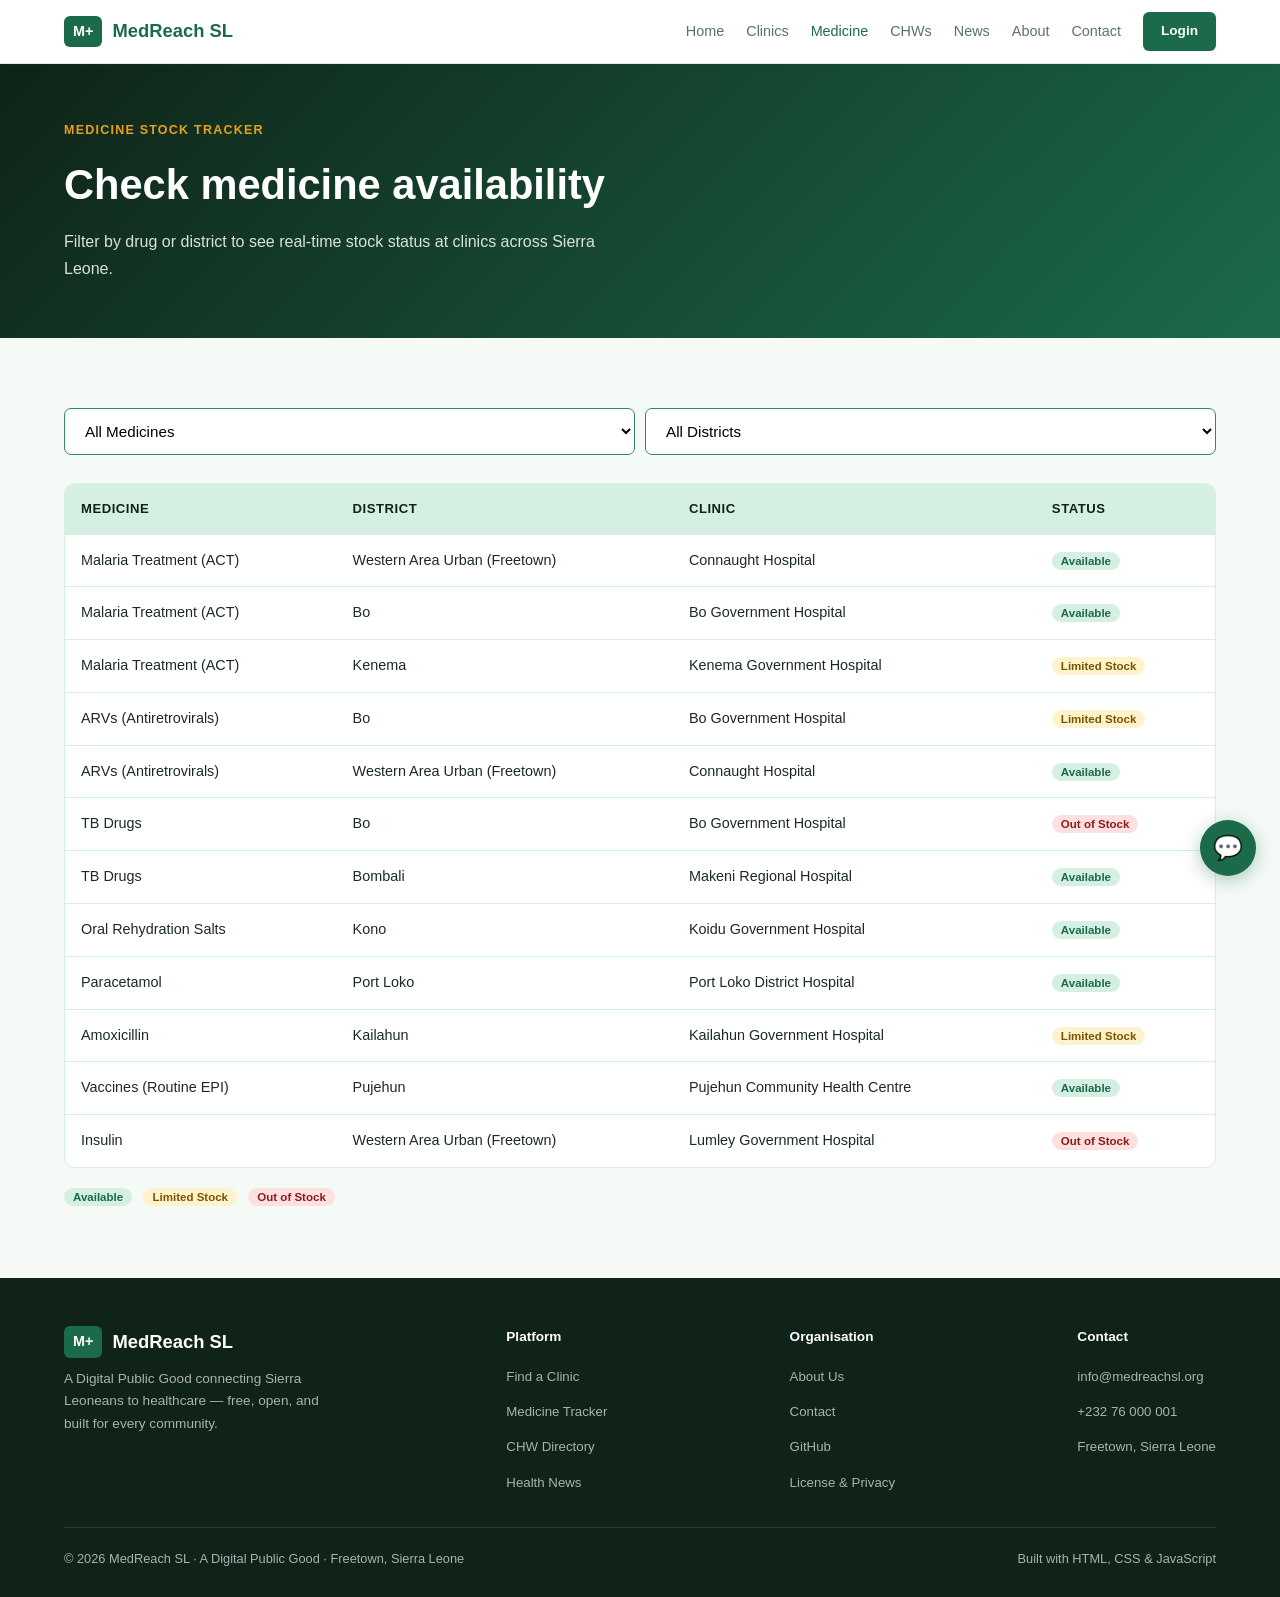
<file: medicine.html>
<!DOCTYPE html>
<html lang="en">
<head>
  <meta charset="UTF-8" />
  <meta name="viewport" content="width=device-width, initial-scale=1.0"/>
  <title>Medicine Stock Tracker – MedReach SL</title>
  <link rel="stylesheet" href="assets/style.css" />
</head>
<body>

<nav>
  <div class="nav-logo"><span>M+</span> MedReach SL</div>
  <div class="nav-links">
    <a href="index.html">Home</a>
    <a href="clinics.html">Clinics</a>
    <a href="medicine.html" class="active">Medicine</a>
    <a href="chw.html">CHWs</a>
    <a href="news.html">News</a>
    <a href="about.html">About</a>
    <a href="contact.html">Contact</a>
    <a href="login.html" class="btn-nav">Login</a>
  </div>
  <button class="hamburger" onclick="toggleMenu()" aria-label="Menu"><span></span><span></span><span></span></button>
</nav>
<div class="mobile-menu" id="mobileMenu">
  <a href="index.html">Home</a>
  <a href="clinics.html">Clinics</a>
  <a href="medicine.html" class="active">Medicine</a>
  <a href="chw.html">CHWs</a>
  <a href="news.html">News</a>
  <a href="about.html">About</a>
  <a href="contact.html">Contact</a>
  <a href="login.html" class="btn-nav">Login</a>
</div>

<main>
  <div class="page-header">
    <div class="section-eyebrow">Medicine Stock Tracker</div>
    <h1>Check medicine availability</h1>
    <p>Filter by drug or district to see real-time stock status at clinics across Sierra Leone.</p>
  </div>

  <section class="section">
    <div class="search-bar">
      <select id="medDrug"><option value="">All Medicines</option></select>
      <select id="medDistrict"><option value="">All Districts</option></select>
    </div>
    <div class="table-wrap">
      <table>
        <thead>
          <tr><th>Medicine</th><th>District</th><th>Clinic</th><th>Status</th></tr>
        </thead>
        <tbody id="medicine-results"></tbody>
      </table>
    </div>
    <p style="margin-top:18px; font-size:.85rem; color:var(--muted);">
      <span class="badge avail">Available</span> &nbsp;
      <span class="badge limited">Limited Stock</span> &nbsp;
      <span class="badge out">Out of Stock</span>
    </p>
  </section>
</main>

<footer>
  <div class="footer-top">
    <div class="footer-brand">
      <div class="nav-logo"><span>M+</span> MedReach SL</div>
      <p>A Digital Public Good connecting Sierra Leoneans to healthcare — free, open, and built for every community.</p>
    </div>
    <div class="footer-links">
      <h4>Platform</h4>
      <ul>
        <li><a href="clinics.html">Find a Clinic</a></li>
        <li><a href="medicine.html">Medicine Tracker</a></li>
        <li><a href="chw.html">CHW Directory</a></li>
        <li><a href="news.html">Health News</a></li>
      </ul>
    </div>
    <div class="footer-links">
      <h4>Organisation</h4>
      <ul>
        <li><a href="about.html">About Us</a></li>
        <li><a href="contact.html">Contact</a></li>
        <li><a href="https://github.com/" target="_blank" rel="noopener">GitHub</a></li>
        <li><a href="license.html">License &amp; Privacy</a></li>
      </ul>
    </div>
    <div class="footer-links">
      <h4>Contact</h4>
      <ul>
        <li><a href="mailto:info@medreachsl.org">info@medreachsl.org</a></li>
        <li><a href="tel:+23276000001">+232 76 000 001</a></li>
        <li><a href="about.html">Freetown, Sierra Leone</a></li>
      </ul>
    </div>
  </div>
  <div class="footer-bottom">
    <span>© 2026 MedReach SL · A Digital Public Good · Freetown, Sierra Leone</span>
    <span>Built with HTML, CSS &amp; JavaScript</span>
  </div>
</footer>

<button class="chatbot-toggle" onclick="toggleChatbot()" aria-label="Open health assistant">💬</button>
<div class="chatbot-window" id="chatbotWindow">
  <div class="chatbot-header"><span>🩺 MedReach Assistant</span><button onclick="toggleChatbot()" aria-label="Close">✕</button></div>
  <div class="chatbot-messages" id="chatbotMessages"><div class="chat-msg bot">Hi! I'm the MedReach SL health assistant. Ask me about clinics, medicine availability, or community health workers.</div></div>
  <div class="chat-suggestions">
    <span class="chat-chip" onclick="sendChatMessage('Find a clinic near me')">Find a clinic</span>
    <span class="chat-chip" onclick="sendChatMessage('Is malaria medicine available?')">Malaria medicine</span>
    <span class="chat-chip" onclick="sendChatMessage('How do I register?')">How to register</span>
  </div>
  <div class="chatbot-input"><input type="text" id="chatbotInput" placeholder="Type your question..." /><button onclick="sendChatMessage()">Send</button></div>
</div>

<script src="assets/app.js"></script>
</body>
</html>
</file>
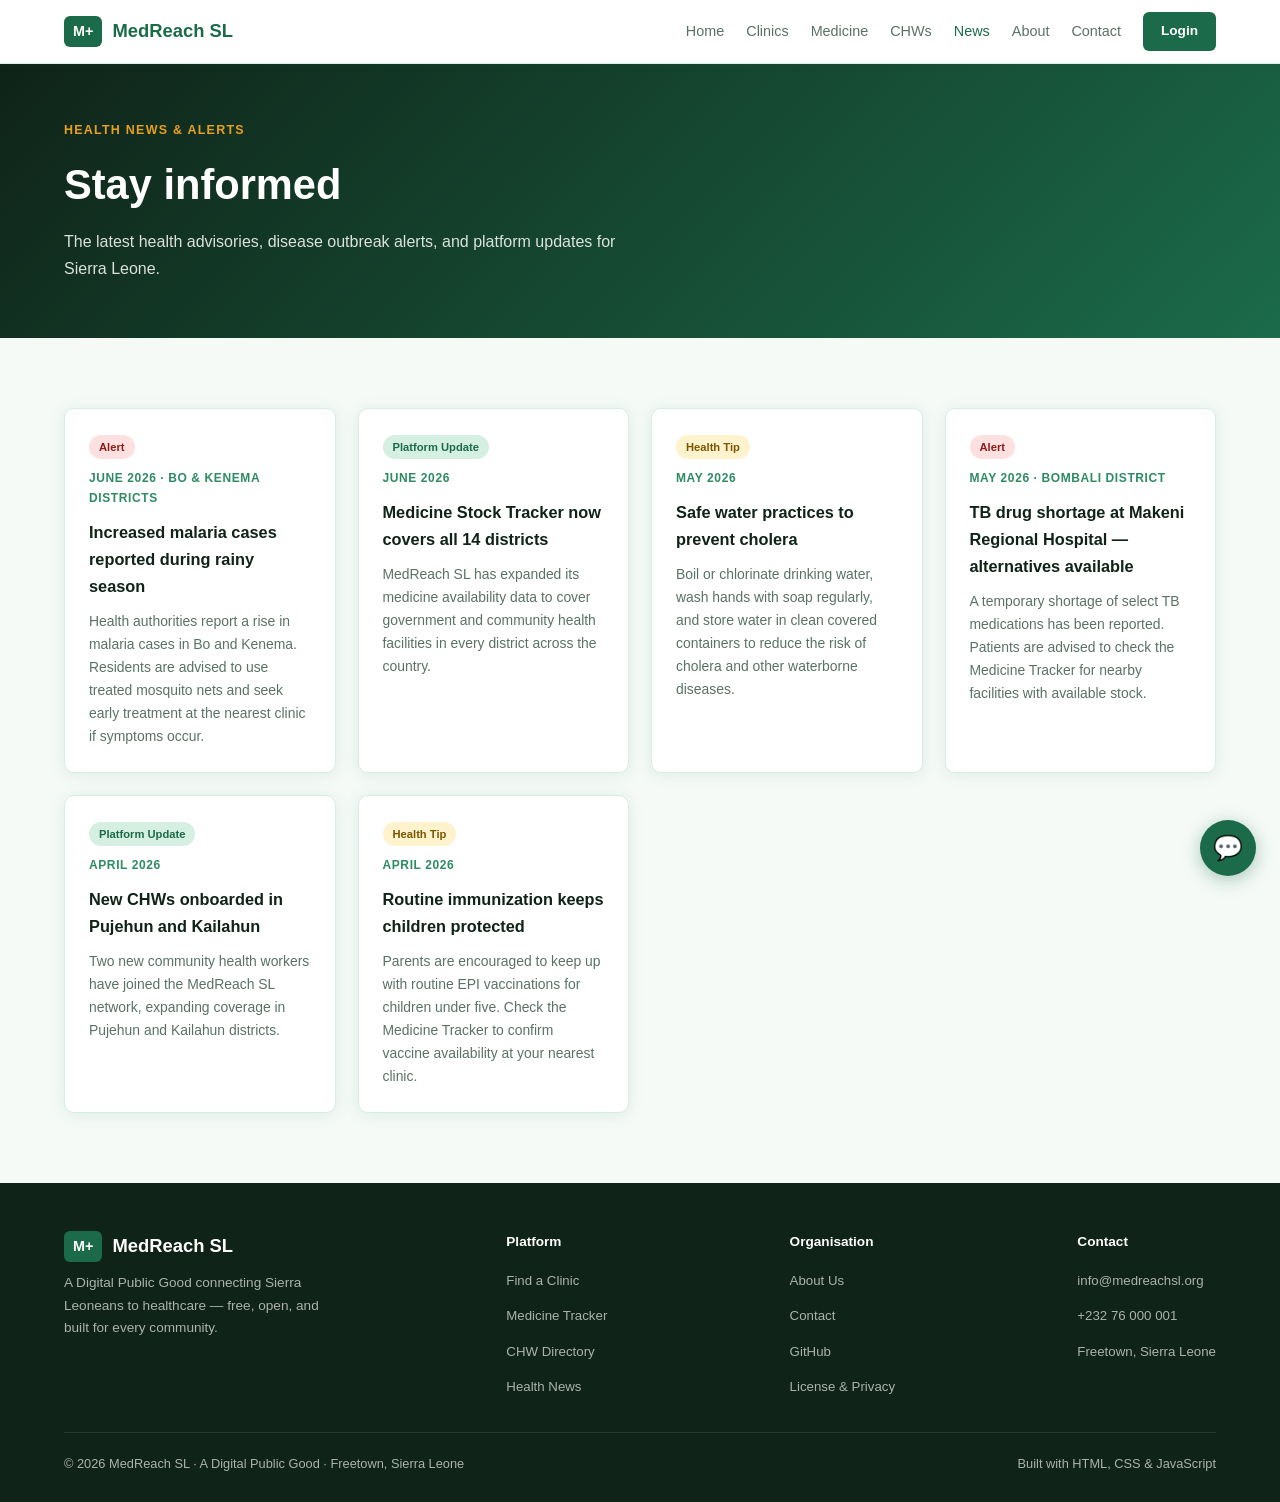
<file: news.html>
<!DOCTYPE html>
<html lang="en">
<head>
  <meta charset="UTF-8" />
  <meta name="viewport" content="width=device-width, initial-scale=1.0"/>
  <title>Health News & Alerts – MedReach SL</title>
  <link rel="stylesheet" href="assets/style.css" />
</head>
<body>

<nav>
  <div class="nav-logo"><span>M+</span> MedReach SL</div>
  <div class="nav-links">
    <a href="index.html">Home</a>
    <a href="clinics.html">Clinics</a>
    <a href="medicine.html">Medicine</a>
    <a href="chw.html">CHWs</a>
    <a href="news.html" class="active">News</a>
    <a href="about.html">About</a>
    <a href="contact.html">Contact</a>
    <a href="login.html" class="btn-nav">Login</a>
  </div>
  <button class="hamburger" onclick="toggleMenu()" aria-label="Menu"><span></span><span></span><span></span></button>
</nav>
<div class="mobile-menu" id="mobileMenu">
  <a href="index.html">Home</a>
  <a href="clinics.html">Clinics</a>
  <a href="medicine.html">Medicine</a>
  <a href="chw.html">CHWs</a>
  <a href="news.html" class="active">News</a>
  <a href="about.html">About</a>
  <a href="contact.html">Contact</a>
  <a href="login.html" class="btn-nav">Login</a>
</div>

<main>
  <div class="page-header">
    <div class="section-eyebrow">Health News &amp; Alerts</div>
    <h1>Stay informed</h1>
    <p>The latest health advisories, disease outbreak alerts, and platform updates for Sierra Leone.</p>
  </div>

  <section class="section">
    <div class="news-grid">
      <div class="news-card">
        <span class="news-tag alert">Alert</span>
        <div class="news-date">June 2026 · Bo &amp; Kenema Districts</div>
        <h3>Increased malaria cases reported during rainy season</h3>
        <p>Health authorities report a rise in malaria cases in Bo and Kenema. Residents are advised to use treated mosquito nets and seek early treatment at the nearest clinic if symptoms occur.</p>
      </div>
      <div class="news-card">
        <span class="news-tag update">Platform Update</span>
        <div class="news-date">June 2026</div>
        <h3>Medicine Stock Tracker now covers all 14 districts</h3>
        <p>MedReach SL has expanded its medicine availability data to cover government and community health facilities in every district across the country.</p>
      </div>
      <div class="news-card">
        <span class="news-tag tip">Health Tip</span>
        <div class="news-date">May 2026</div>
        <h3>Safe water practices to prevent cholera</h3>
        <p>Boil or chlorinate drinking water, wash hands with soap regularly, and store water in clean covered containers to reduce the risk of cholera and other waterborne diseases.</p>
      </div>
      <div class="news-card">
        <span class="news-tag alert">Alert</span>
        <div class="news-date">May 2026 · Bombali District</div>
        <h3>TB drug shortage at Makeni Regional Hospital — alternatives available</h3>
        <p>A temporary shortage of select TB medications has been reported. Patients are advised to check the Medicine Tracker for nearby facilities with available stock.</p>
      </div>
      <div class="news-card">
        <span class="news-tag update">Platform Update</span>
        <div class="news-date">April 2026</div>
        <h3>New CHWs onboarded in Pujehun and Kailahun</h3>
        <p>Two new community health workers have joined the MedReach SL network, expanding coverage in Pujehun and Kailahun districts.</p>
      </div>
      <div class="news-card">
        <span class="news-tag tip">Health Tip</span>
        <div class="news-date">April 2026</div>
        <h3>Routine immunization keeps children protected</h3>
        <p>Parents are encouraged to keep up with routine EPI vaccinations for children under five. Check the Medicine Tracker to confirm vaccine availability at your nearest clinic.</p>
      </div>
    </div>
  </section>
</main>

<footer>
  <div class="footer-top">
    <div class="footer-brand">
      <div class="nav-logo"><span>M+</span> MedReach SL</div>
      <p>A Digital Public Good connecting Sierra Leoneans to healthcare — free, open, and built for every community.</p>
    </div>
    <div class="footer-links">
      <h4>Platform</h4>
      <ul>
        <li><a href="clinics.html">Find a Clinic</a></li>
        <li><a href="medicine.html">Medicine Tracker</a></li>
        <li><a href="chw.html">CHW Directory</a></li>
        <li><a href="news.html">Health News</a></li>
      </ul>
    </div>
    <div class="footer-links">
      <h4>Organisation</h4>
      <ul>
        <li><a href="about.html">About Us</a></li>
        <li><a href="contact.html">Contact</a></li>
        <li><a href="https://github.com/" target="_blank" rel="noopener">GitHub</a></li>
        <li><a href="license.html">License &amp; Privacy</a></li>
      </ul>
    </div>
    <div class="footer-links">
      <h4>Contact</h4>
      <ul>
        <li><a href="mailto:info@medreachsl.org">info@medreachsl.org</a></li>
        <li><a href="tel:+23276000001">+232 76 000 001</a></li>
        <li><a href="about.html">Freetown, Sierra Leone</a></li>
      </ul>
    </div>
  </div>
  <div class="footer-bottom">
    <span>© 2026 MedReach SL · A Digital Public Good · Freetown, Sierra Leone</span>
    <span>Built with HTML, CSS &amp; JavaScript</span>
  </div>
</footer>

<button class="chatbot-toggle" onclick="toggleChatbot()" aria-label="Open health assistant">💬</button>
<div class="chatbot-window" id="chatbotWindow">
  <div class="chatbot-header"><span>🩺 MedReach Assistant</span><button onclick="toggleChatbot()" aria-label="Close">✕</button></div>
  <div class="chatbot-messages" id="chatbotMessages"><div class="chat-msg bot">Hi! I'm the MedReach SL health assistant. Ask me about clinics, medicine availability, or community health workers.</div></div>
  <div class="chat-suggestions">
    <span class="chat-chip" onclick="sendChatMessage('Find a clinic near me')">Find a clinic</span>
    <span class="chat-chip" onclick="sendChatMessage('Is malaria medicine available?')">Malaria medicine</span>
    <span class="chat-chip" onclick="sendChatMessage('How do I register?')">How to register</span>
  </div>
  <div class="chatbot-input"><input type="text" id="chatbotInput" placeholder="Type your question..." /><button onclick="sendChatMessage()">Send</button></div>
</div>

<script src="assets/app.js"></script>
</body>
</html>
</file>
<file: assets/style.css>
:root {
  --green:     #1B6B4A;
  --green-mid: #2E8B64;
  --green-lt:  #D6EFE3;
  --accent:    #E8A020;
  --dark:      #0F2318;
  --text:      #1C2B22;
  --muted:     #5A7265;
  --bg:        #F5FAF7;
  --white:     #FFFFFF;
  --radius:    10px;
  --shadow:    0 2px 16px rgba(27,107,74,.10);
}
*, *::before, *::after { box-sizing: border-box; margin: 0; padding: 0; }
html { scroll-behavior: smooth; }
body { font-family: 'Segoe UI', Tahoma, Geneva, Verdana, sans-serif; background: var(--bg); color: var(--text); line-height: 1.65; min-height: 100vh; display: flex; flex-direction: column; }
main { flex: 1; }
img  { max-width: 100%; display: block; }
a    { color: inherit; text-decoration: none; }

/* NAV */
nav {
  position: sticky; top: 0; z-index: 100;
  background: var(--white);
  border-bottom: 1px solid var(--green-lt);
  padding: 0 5%;
  display: flex; align-items: center; justify-content: space-between;
  height: 64px;
  box-shadow: 0 1px 8px rgba(27,107,74,.08);
}
.nav-logo { display: flex; align-items: center; gap: 10px; font-weight: 700; font-size: 1.15rem; color: var(--green); }
.nav-logo span { background: var(--green); color: var(--white); border-radius: 6px; padding: 4px 9px; font-size: .9rem; }
.nav-links { display: flex; gap: 22px; align-items: center; }
.nav-links a { font-size: .9rem; color: var(--muted); font-weight: 500; transition: color .2s; white-space: nowrap; }
.nav-links a:hover, .nav-links a.active { color: var(--green); }
.nav-links .btn-nav { background: var(--green); color: var(--white); padding: 8px 18px; border-radius: 6px; font-size: .85rem; font-weight: 600; transition: background .2s; }
.nav-links .btn-nav:hover { background: var(--green-mid); color: var(--white); }
.hamburger { display: none; flex-direction: column; gap: 5px; cursor: pointer; background: none; border: none; padding: 4px; }
.hamburger span { display: block; width: 24px; height: 2px; background: var(--green); border-radius: 2px; }
.mobile-menu { display: none; flex-direction: column; background: var(--white); border-top: 1px solid var(--green-lt); padding: 16px 5%; gap: 14px; }
.mobile-menu a { font-size: .95rem; color: var(--muted); font-weight: 500; }
.mobile-menu a.active { color: var(--green); }
.mobile-menu .btn-nav { background: var(--green); color: var(--white); padding: 10px 20px; border-radius: 6px; text-align: center; font-weight: 600; }
.mobile-menu.open { display: flex; }

/* PAGE HEADER (sub-pages) */
.page-header {
  background: linear-gradient(135deg, var(--dark) 0%, var(--green) 100%);
  color: var(--white);
  padding: 56px 5%;
}
.page-header .section-eyebrow { color: var(--accent); }
.page-header h1 { font-size: clamp(1.8rem, 4vw, 2.6rem); font-weight: 800; margin-bottom: 10px; }
.page-header p { opacity: .85; max-width: 560px; font-size: 1rem; }

/* HERO (homepage) */
.hero {
  background: linear-gradient(135deg, var(--dark) 0%, var(--green) 100%);
  color: var(--white);
  padding: 90px 5% 80px;
  display: flex; flex-wrap: wrap; align-items: center; gap: 48px;
}
.hero-text { flex: 1 1 340px; }
.hero-badge { display: inline-flex; align-items: center; gap: 8px; background: rgba(255,255,255,.12); border: 1px solid rgba(255,255,255,.25); border-radius: 20px; padding: 6px 14px; font-size: .8rem; letter-spacing: .06em; text-transform: uppercase; margin-bottom: 22px; }
.hero-badge::before { content: ''; width: 8px; height: 8px; border-radius: 50%; background: var(--accent); display: block; }
.hero h1 { font-size: clamp(2rem, 5vw, 3.2rem); font-weight: 800; line-height: 1.15; margin-bottom: 20px; }
.hero h1 em { color: var(--accent); font-style: normal; }
.hero p  { font-size: 1.05rem; opacity: .88; max-width: 480px; margin-bottom: 32px; }
.hero-actions { display: flex; flex-wrap: wrap; gap: 14px; }
.btn-primary { background: var(--accent); color: var(--dark); font-weight: 700; padding: 13px 28px; border-radius: 7px; font-size: .95rem; transition: opacity .2s; border: none; cursor: pointer; display: inline-block; }
.btn-primary:hover { opacity: .88; }
.btn-ghost { background: transparent; color: var(--white); border: 1.5px solid rgba(255,255,255,.5); padding: 13px 28px; border-radius: 7px; font-size: .95rem; font-weight: 600; transition: border-color .2s; cursor: pointer; display: inline-block; }
.btn-ghost:hover { border-color: var(--white); }
.btn-outline { background: transparent; color: var(--green); border: 1.5px solid var(--green); padding: 11px 24px; border-radius: 7px; font-size: .9rem; font-weight: 600; cursor: pointer; transition: background .2s, color .2s; display: inline-block; }
.btn-outline:hover { background: var(--green); color: var(--white); }
.hero-stats { display: flex; gap: 32px; flex-wrap: wrap; margin-top: 40px; }
.stat-item { display: flex; flex-direction: column; }
.stat-num  { font-size: 1.8rem; font-weight: 800; color: var(--accent); }
.stat-lbl  { font-size: .78rem; opacity: .75; text-transform: uppercase; letter-spacing: .06em; }
.hero-card { flex: 1 1 280px; max-width: 360px; background: rgba(255,255,255,.1); backdrop-filter: blur(8px); border: 1px solid rgba(255,255,255,.2); border-radius: 14px; padding: 24px; }
.card-row   { display: flex; align-items: flex-start; gap: 12px; margin-bottom: 18px; }
.card-icon  { font-size: 1.3rem; margin-top: 2px; }
.card-label { font-size: .7rem; text-transform: uppercase; letter-spacing: .06em; opacity: .7; margin-bottom: 4px; }
.card-title { font-weight: 700; font-size: .98rem; }
.card-sub   { font-size: .82rem; opacity: .8; margin-top: 2px; }
.badge-row  { display: flex; flex-wrap: wrap; gap: 6px; margin-top: 8px; }
.badge      { font-size: .72rem; padding: 3px 9px; border-radius: 20px; font-weight: 600; }
.badge.avail   { background: #D6EFE3; color: var(--green); }
.badge.limited { background: #FFF3CD; color: #7A5500; }
.badge.out     { background: #FFE0E0; color: #8B1B1B; }
.chw-row    { display: flex; align-items: center; gap: 12px; border-top: 1px solid rgba(255,255,255,.15); padding-top: 16px; }
.chw-avatar { width: 42px; height: 42px; border-radius: 50%; background: var(--accent); display: flex; align-items: center; justify-content: center; font-weight: 800; font-size: 1rem; color: var(--dark); flex-shrink: 0; }
.chw-name   { font-weight: 700; font-size: .92rem; }
.chw-meta   { font-size: .78rem; opacity: .75; }
.online-dot { display: inline-block; width: 7px; height: 7px; border-radius: 50%; background: #4CAF50; margin-right: 5px; }

/* SECTIONS */
.section { padding: 70px 5%; }
.section-eyebrow { font-size: .78rem; text-transform: uppercase; letter-spacing: .1em; color: var(--green-mid); font-weight: 700; margin-bottom: 10px; }
.section-title   { font-size: clamp(1.6rem, 3.5vw, 2.4rem); font-weight: 800; color: var(--dark); margin-bottom: 14px; }
.section-sub     { font-size: 1rem; color: var(--muted); max-width: 560px; margin-bottom: 40px; }

/* FEATURE/CARD GRIDS */
.features-grid   { display: grid; grid-template-columns: repeat(auto-fit, minmax(230px, 1fr)); gap: 24px; }
.feature-card    { background: var(--white); border: 1px solid var(--green-lt); border-radius: var(--radius); padding: 28px 24px; transition: box-shadow .2s, transform .2s; }
.feature-card:hover { box-shadow: var(--shadow); transform: translateY(-3px); }
.feature-icon    { font-size: 2rem; margin-bottom: 16px; }
.feature-card h3 { font-size: 1rem; font-weight: 700; color: var(--dark); margin-bottom: 8px; }
.feature-card p  { font-size: .88rem; color: var(--muted); }

/* HOW IT WORKS */
.hiw { background: var(--dark); color: var(--white); padding: 80px 5%; }
.hiw .section-title { color: var(--white); }
.hiw .section-sub   { color: rgba(255,255,255,.65); }
.steps { display: grid; grid-template-columns: repeat(auto-fit, minmax(200px, 1fr)); gap: 32px; margin-top: 10px; }
.step  { display: flex; flex-direction: column; gap: 12px; }
.step-num { width: 44px; height: 44px; border-radius: 50%; background: var(--accent); color: var(--dark); display: flex; align-items: center; justify-content: center; font-weight: 800; font-size: 1.1rem; flex-shrink: 0; }
.step h3  { font-size: 1rem; font-weight: 700; }
.step p   { font-size: .86rem; opacity: .72; }

/* SDG */
.sdg-cards { display: grid; grid-template-columns: repeat(auto-fit, minmax(240px, 1fr)); gap: 20px; margin-top: 10px; }
.sdg-card  { background: var(--white); border-left: 4px solid var(--green); border-radius: var(--radius); padding: 24px; box-shadow: var(--shadow); }
.sdg-card .sdg-num  { font-size: .75rem; font-weight: 700; text-transform: uppercase; letter-spacing: .08em; color: var(--green-mid); margin-bottom: 6px; }
.sdg-card h3 { font-size: 1rem; font-weight: 700; color: var(--dark); margin-bottom: 8px; }
.sdg-card p  { font-size: .86rem; color: var(--muted); }

/* SEARCH / FILTER BAR */
.search-bar    { display: flex; gap: 10px; flex-wrap: wrap; margin: 0 0 28px; }
.search-bar input,
.search-bar select { flex: 1 1 200px; padding: 13px 16px; border: 1.5px solid var(--green-mid); border-radius: 7px; font-size: .95rem; outline: none; background: var(--white); font-family: inherit; }
.search-bar input:focus,
.search-bar select:focus { border-color: var(--green); box-shadow: 0 0 0 3px rgba(27,107,74,.12); }
.search-bar button { background: var(--green); color: var(--white); border: none; padding: 13px 22px; border-radius: 7px; font-size: .95rem; font-weight: 600; cursor: pointer; transition: background .2s; }
.search-bar button:hover { background: var(--green-mid); }

/* LIST ITEMS (clinics, news, medicine) */
.item-list { display: flex; flex-direction: column; gap: 12px; }
.list-item { background: var(--white); border: 1px solid #C8E6D6; border-radius: var(--radius); padding: 18px 20px; display: flex; justify-content: space-between; align-items: center; flex-wrap: wrap; gap: 10px; animation: fadeIn .3s ease; }
.list-item h4 { font-size: .96rem; font-weight: 700; color: var(--dark); }
.list-item p  { font-size: .82rem; color: var(--muted); margin-top: 3px; }
.list-tag    { font-size: .8rem; font-weight: 700; color: var(--green); background: var(--green-lt); padding: 4px 12px; border-radius: 20px; white-space: nowrap; }
.empty-msg { color: var(--muted); font-size: .9rem; }

/* TABLE (medicine stock) */
.table-wrap { overflow-x: auto; border: 1px solid var(--green-lt); border-radius: var(--radius); background: var(--white); }
table { width: 100%; border-collapse: collapse; font-size: .9rem; min-width: 560px; }
th, td { padding: 14px 16px; text-align: left; border-bottom: 1px solid var(--green-lt); }
th { background: var(--green-lt); color: var(--dark); font-weight: 700; font-size: .82rem; text-transform: uppercase; letter-spacing: .04em; }
tr:last-child td { border-bottom: none; }
tr:hover td { background: var(--bg); }

/* CHW CARDS */
.chw-grid { display: grid; grid-template-columns: repeat(auto-fit, minmax(240px, 1fr)); gap: 20px; }
.chw-card { background: var(--white); border: 1px solid var(--green-lt); border-radius: var(--radius); padding: 22px; text-align: center; box-shadow: var(--shadow); }
.chw-card .chw-avatar { width: 60px; height: 60px; font-size: 1.3rem; margin: 0 auto 14px; }
.chw-card h3 { font-size: 1rem; font-weight: 700; color: var(--dark); margin-bottom: 4px; }
.chw-card .chw-role { font-size: .82rem; color: var(--green-mid); font-weight: 600; margin-bottom: 6px; }
.chw-card p { font-size: .85rem; color: var(--muted); margin-bottom: 14px; }

/* FORMS */
.form-wrap { max-width: 640px; background: var(--white); border-radius: 14px; box-shadow: var(--shadow); padding: 40px; border: 1px solid var(--green-lt); }
.form-row  { display: grid; grid-template-columns: 1fr 1fr; gap: 18px; }
.form-group { display: flex; flex-direction: column; gap: 7px; margin-bottom: 18px; }
.form-group label { font-size: .85rem; font-weight: 600; color: var(--dark); }
.form-group input,
.form-group select,
.form-group textarea { padding: 11px 14px; border: 1.5px solid #C8E6D6; border-radius: 7px; font-size: .92rem; font-family: inherit; outline: none; background: var(--bg); color: var(--text); transition: border-color .2s; }
.form-group input:focus,
.form-group select:focus,
.form-group textarea:focus { border-color: var(--green); box-shadow: 0 0 0 3px rgba(27,107,74,.1); }
.form-group textarea { resize: vertical; min-height: 90px; }
.form-submit { width: 100%; background: var(--green); color: var(--white); border: none; padding: 14px; border-radius: 7px; font-size: 1rem; font-weight: 700; cursor: pointer; transition: background .2s; margin-top: 6px; }
.form-submit:hover { background: var(--green-mid); }
.form-msg { margin-top: 14px; font-size: .9rem; font-weight: 600; display: none; padding: 12px 16px; border-radius: 7px; }
.form-msg.success { background: var(--green-lt); color: var(--green); display: block; }
.form-msg.error   { background: #FFE0E0; color: #8B1B1B; display: block; }
.form-link { font-size: .85rem; color: var(--muted); text-align: center; margin-top: 16px; }
.form-link a { color: var(--green); font-weight: 600; }

/* NEWS CARDS */
.news-grid { display: grid; grid-template-columns: repeat(auto-fit, minmax(260px, 1fr)); gap: 22px; }
.news-card { background: var(--white); border: 1px solid var(--green-lt); border-radius: var(--radius); padding: 24px; box-shadow: var(--shadow); }
.news-date { font-size: .75rem; color: var(--green-mid); font-weight: 700; text-transform: uppercase; letter-spacing: .05em; margin-bottom: 10px; }
.news-card h3 { font-size: 1.02rem; font-weight: 700; color: var(--dark); margin-bottom: 10px; }
.news-card p { font-size: .87rem; color: var(--muted); }
.news-tag { display: inline-block; font-size: .7rem; font-weight: 700; padding: 3px 10px; border-radius: 20px; margin-bottom: 10px; }
.news-tag.alert  { background: #FFE0E0; color: #8B1B1B; }
.news-tag.update { background: var(--green-lt); color: var(--green); }
.news-tag.tip    { background: #FFF3CD; color: #7A5500; }

/* LEGAL TEXT (license/privacy) */
.legal h2 { font-size: 1.15rem; font-weight: 700; color: var(--dark); margin: 28px 0 10px; }
.legal h2:first-child { margin-top: 0; }
.legal p, .legal li { font-size: .92rem; color: var(--muted); margin-bottom: 10px; }
.legal ul { padding-left: 22px; margin-bottom: 10px; }
.legal-updated { font-size: .82rem; color: var(--green-mid); font-weight: 600; margin-bottom: 30px; }

/* CHATBOT WIDGET */
.chatbot-toggle {
  position: fixed; bottom: 24px; right: 24px; z-index: 200;
  width: 56px; height: 56px; border-radius: 50%;
  background: var(--green); color: var(--white);
  display: flex; align-items: center; justify-content: center;
  font-size: 1.5rem; border: none; cursor: pointer;
  box-shadow: 0 4px 18px rgba(27,107,74,.35);
  transition: background .2s, transform .2s;
}
.chatbot-toggle:hover { background: var(--green-mid); transform: scale(1.05); }
.chatbot-window {
  position: fixed; bottom: 92px; right: 24px; z-index: 200;
  width: 320px; max-width: 90vw; height: 420px; max-height: 70vh;
  background: var(--white); border-radius: 14px; box-shadow: 0 8px 32px rgba(0,0,0,.2);
  display: none; flex-direction: column; overflow: hidden; border: 1px solid var(--green-lt);
}
.chatbot-window.open { display: flex; }
.chatbot-header { background: var(--green); color: var(--white); padding: 14px 18px; font-weight: 700; font-size: .92rem; display: flex; justify-content: space-between; align-items: center; }
.chatbot-header button { background: none; border: none; color: var(--white); font-size: 1.1rem; cursor: pointer; line-height: 1; }
.chatbot-messages { flex: 1; overflow-y: auto; padding: 14px; display: flex; flex-direction: column; gap: 10px; }
.chat-msg { max-width: 85%; padding: 9px 13px; border-radius: 12px; font-size: .85rem; line-height: 1.4; }
.chat-msg.bot  { background: var(--green-lt); color: var(--dark); align-self: flex-start; border-bottom-left-radius: 3px; }
.chat-msg.user { background: var(--green); color: var(--white); align-self: flex-end; border-bottom-right-radius: 3px; }
.chatbot-input { display: flex; border-top: 1px solid var(--green-lt); }
.chatbot-input input { flex: 1; border: none; padding: 12px 14px; font-size: .85rem; outline: none; font-family: inherit; }
.chatbot-input button { background: var(--green); color: var(--white); border: none; padding: 0 18px; cursor: pointer; font-weight: 700; }
.chatbot-input button:hover { background: var(--green-mid); }
.chat-suggestions { display: flex; flex-wrap: wrap; gap: 6px; padding: 0 14px 12px; }
.chat-chip { background: var(--bg); border: 1px solid var(--green-lt); color: var(--green); font-size: .76rem; padding: 5px 10px; border-radius: 20px; cursor: pointer; transition: background .2s; }
.chat-chip:hover { background: var(--green-lt); }

/* FOOTER */
footer { background: var(--dark); color: rgba(255,255,255,.65); padding: 48px 5% 28px; }
.footer-top { display: flex; flex-wrap: wrap; gap: 40px; justify-content: space-between; padding-bottom: 32px; border-bottom: 1px solid rgba(255,255,255,.1); }
.footer-brand .nav-logo { color: var(--white); margin-bottom: 10px; }
.footer-brand p { font-size: .85rem; max-width: 260px; }
.footer-links h4  { font-size: .85rem; font-weight: 700; color: var(--white); margin-bottom: 14px; }
.footer-links ul  { list-style: none; display: flex; flex-direction: column; gap: 9px; }
.footer-links li a { font-size: .83rem; transition: color .2s; }
.footer-links li a:hover { color: var(--white); }
.footer-bottom { padding-top: 20px; font-size: .8rem; display: flex; flex-wrap: wrap; gap: 10px; justify-content: space-between; }

@keyframes fadeIn { from { opacity: 0; transform: translateY(8px); } to { opacity: 1; transform: translateY(0); } }

@media (max-width: 768px) {
  .nav-links  { display: none; }
  .hamburger  { display: flex; }
  .hero, .section, .page-header { padding-left: 5%; padding-right: 5%; }
  .hero       { padding-top: 60px; padding-bottom: 56px; }
  .hero-card  { max-width: 100%; }
  .form-row   { grid-template-columns: 1fr; }
  .form-wrap  { padding: 28px 20px; }
  .chatbot-window { width: calc(100vw - 32px); right: 16px; bottom: 84px; }
  .chatbot-toggle { right: 16px; bottom: 16px; }
}
</file>
